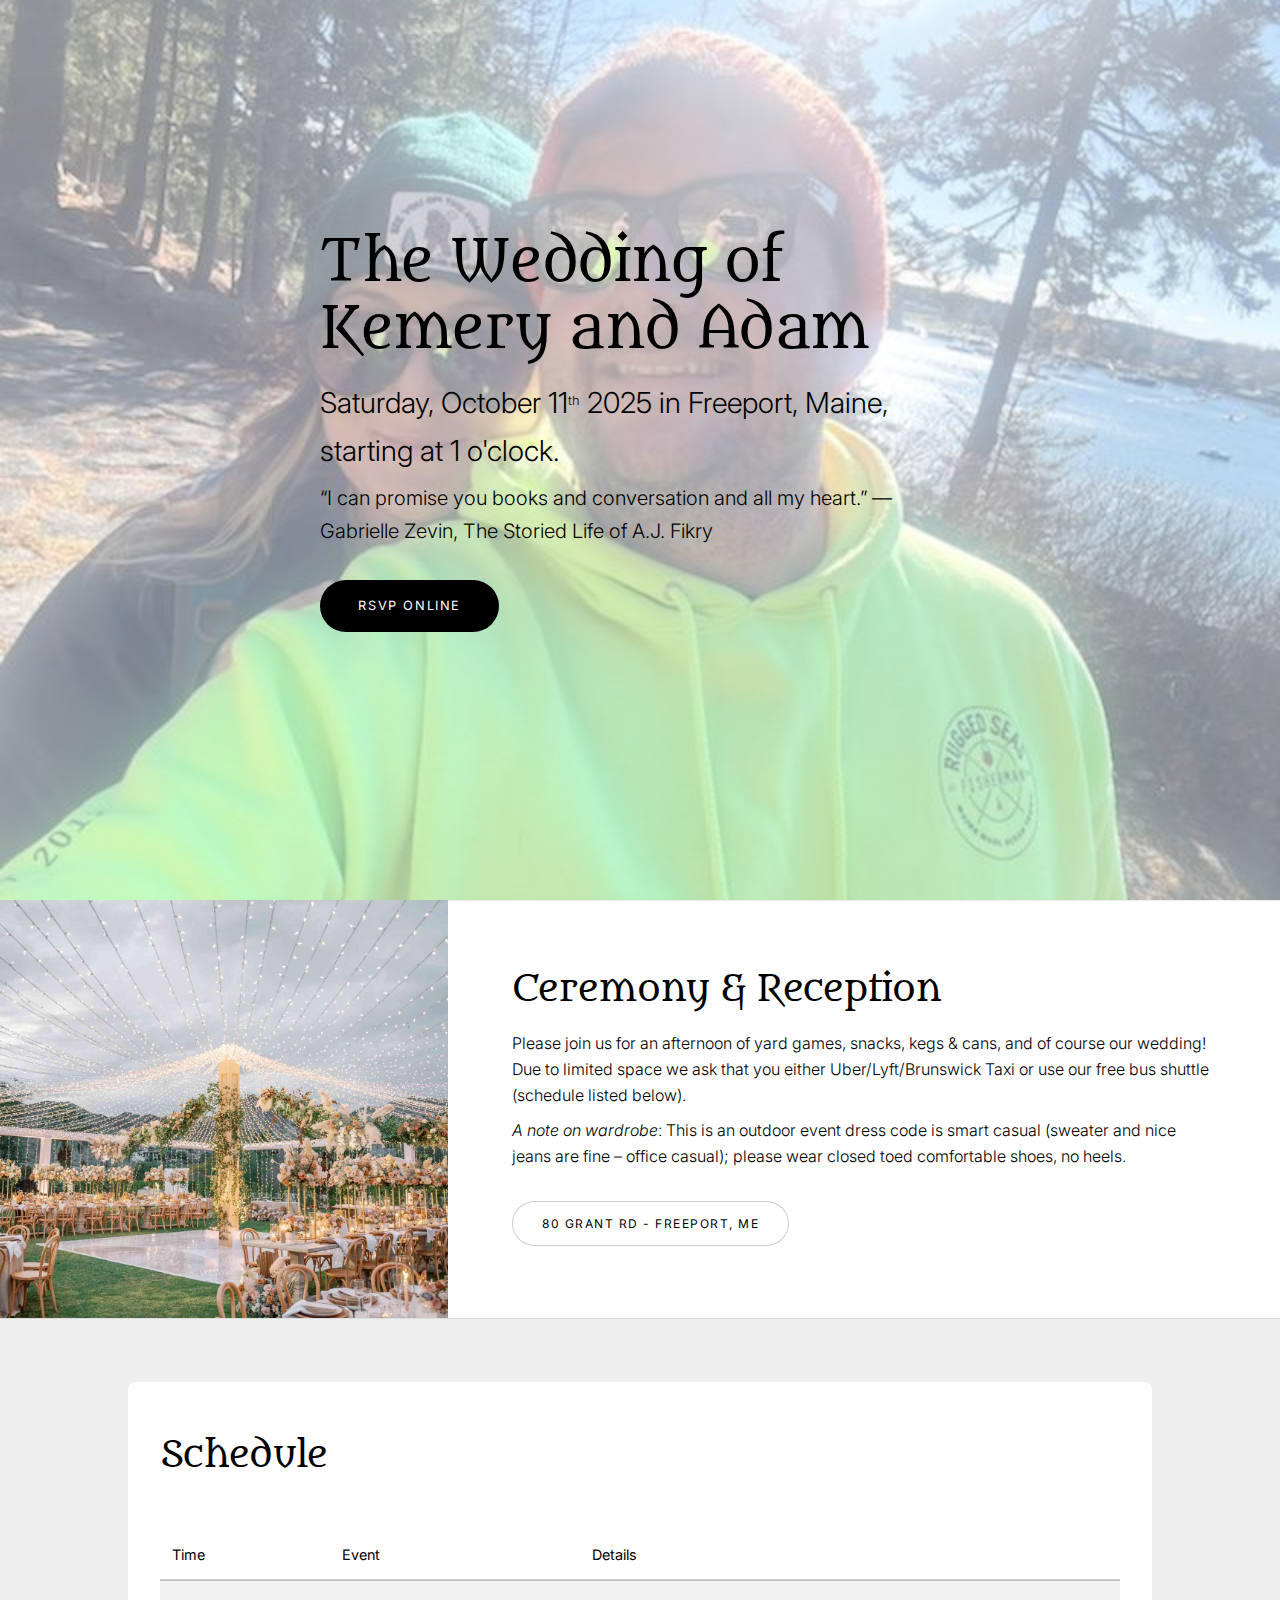
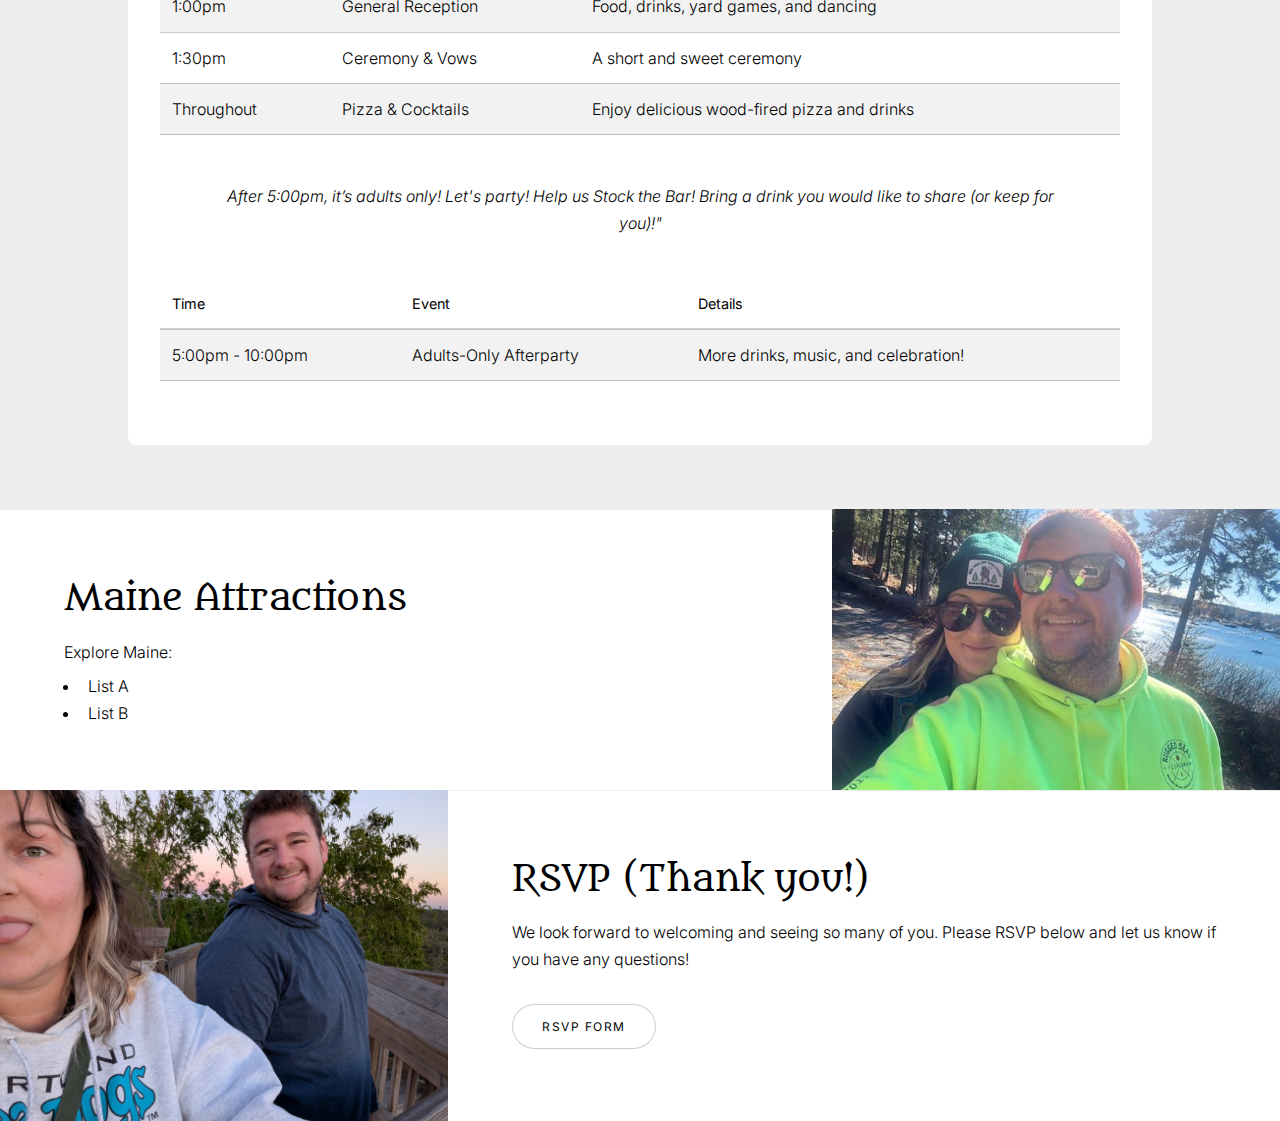
<file: docs/index.html>
<!DOCTYPE HTML>

<html>
	
	<head>
	<meta name="generator" content="Hugo 0.143.1">
	<title>Kemery and Adam&#39;s Wedding!</title>
	<meta charset="utf-8" />
	<meta name="viewport" content="width=device-width, initial-scale=1, user-scalable=no" />
	<meta name="description" content="">
	<meta name="author" content="">

	
	<link rel="icon" href="data:image/svg+xml,<svg xmlns='http://www.w3.org/2000/svg' viewBox='0 0 100 100'><text y='.9em' font-size='90'>%f0%9f%a7%99%e2%80%8d%e2%99%82%ef%b8%8f</text></svg>"/>
	
	
	
	
	<link rel="stylesheet" href="./css/main.min.css">
	
	
	
	<noscript><link rel="stylesheet" href="./css/noscript.min.css" /></noscript>
	

	
	<link rel="stylesheet" href="./css/fontawesome-all.min.css">

</head>


	<body class="is-preload">

		
		<div id="wrapper" class="divided">
	
<section class="banner style5 orient-left content-align-left image-position-center fullscreen onload-image-fade-in onload-content-fade-right">
    <div class="content">
        <h1>The Wedding of Kemery and Adam</h1>
        <p class="major">Saturday, October 11<sup>th</sup> 2025 in Freeport, Maine, starting at 1 o'clock.
</p>
        <p class="minor">“I can promise you books and conversation and all my heart.” ― Gabrielle Zevin, The Storied Life of A.J. Fikry
</p>
        <ul class="actions stacked">
            <li><a href="#rsvp" class="button primary large wide smooth-scroll-middle">RSVP Online</a></li>
        </ul>
    </div>
    <div class="image">
        <img src="images/kemery_adam_header.jpg" alt="Flyer" />
    </div>
</section>
	
<section class="spotlight style1 orient-right content-align-left">
    <div class="content">
        <h2>Ceremony &amp; Reception</h2>
        <p><p>Please join us for an afternoon of yard games, snacks, kegs &amp; cans, and of course our wedding!
Due to limited space we ask that you either Uber/Lyft/Brunswick Taxi or use our free bus shuttle
(schedule listed below).</p>
<p><em>A note on wardrobe</em>: This is an outdoor event dress code is smart casual
(sweater and nice jeans are fine &ndash; office casual); please wear closed toed comfortable shoes,
no heels.</p>
</p>
        <ul class="actions stacked">
            <li><a href="https://maps.app.goo.gl/euuqYga95ubV3t64A"  target="_blank"  class="button">80 Grant Rd - Freeport, ME</a></li>
        </ul>
    </div>
    <div class="image">
        <img src="images/tent.jpg" alt="" />
    </div>
</section>
	<section class="wrapper style2 align-left">
    <div class="inner">
        <h2>Schedule</h2>
        <div class="index align-left">
            <section>
                <div class="content">
                    <div class="table-wrapper">
                        <table>
                            <thead>
                            <tr>
                                <th>Time</th>
                                <th>Event</th>
                                <th>Details</th>
                            </tr>
                            </thead>
                            <tbody>
                            <tr>
                                <td>1:00pm</td>
                                <td>General Reception</td>
                                <td>Food, drinks, yard games, and dancing</td>
                            </tr>
                            <tr>
                                <td>1:30pm</td>
                                <td>Ceremony & Vows</td>
                                <td>A short and sweet ceremony</td>
                            </tr>
                            <tr>
                                <td>Throughout</td>
                                <td>Pizza & Cocktails</td>
                                <td>Enjoy delicious wood-fired pizza and drinks</td>
                            </tr>
                            </tbody>
                        </table>

                        <p style="font-style: italic; padding: 3rem; text-align: center">After 5:00pm, it’s adults only! Let's party! Help us Stock the Bar! Bring a drink you would like to share (or keep for you)!"</p>

                        <table>
                            <thead>
                            <tr>
                                <th>Time</th>
                                <th>Event</th>
                                <th>Details</th>
                            </tr>
                            </thead>
                            <tbody>
                            <tr>
                                <td>5:00pm - 10:00pm</td>
                                <td>Adults-Only Afterparty</td>
                                <td>More drinks, music, and celebration!</td>
                            </tr>
                            </tbody>
                        </table>
                    </div>
                </div>
            </section>
        </div>
    </div>
</section>

	
<section class="spotlight style1 orient-left content-align-left">
    <div class="content">
        <h2>Maine Attractions</h2>
        <p><p>Explore Maine:</p>
<ul>
<li>List A</li>
<li>List B</li>
</ul></p>
        
    </div>
    <div class="image">
        <img src="images/kemery_adam_header.jpg" alt="" />
    </div>
</section>
	
<section class="spotlight style1 orient-right content-align-left" id="rsvp">
    <div class="content">
        <h2>RSVP (Thank you!)</h2>
        <p>We look forward to welcoming and seeing so many of you. Please RSVP below and let us know if you have any questions!</p>
        <ul class="actions stacked">
            <li><a href=""  target="_blank"  class="button">RSVP Form</a></li>
        </ul>
    </div>
    <div class="image">
        <img src="images/kemery_adam_footer.jpg" alt="" />
    </div>
</section>

		
		</div>
		
		
		












<script src='./js/bundle.min.js'></script>



	</body>
</html>
</file>
<file: docs/css/main.min.css>
@import "fontawesome-all.min.css";@import "https://fonts.googleapis.com/css2?family=Inter:ital,opsz,wght@0,14..32,100..900;1,14..32,100..900&family=Metamorphous&display=swap";html,body,div,span,applet,object,iframe,h1,h2,h3,h4,h5,h6,p,blockquote,pre,a,abbr,acronym,address,big,cite,code,del,dfn,em,img,ins,kbd,q,s,samp,small,strike,strong,sub,sup,tt,var,b,u,i,center,dl,dt,dd,ol,ul,li,fieldset,form,label,legend,table,caption,tbody,tfoot,thead,tr,th,td,article,aside,canvas,details,embed,figure,figcaption,footer,header,hgroup,menu,nav,output,ruby,section,summary,time,mark,audio,video{margin:0;padding:0;border:0;font-size:100%;font:inherit;vertical-align:baseline}article,aside,details,figcaption,figure,footer,header,hgroup,menu,nav,section{display:block}body{line-height:1}ol,ul{list-style:none}blockquote,q{quotes:none}blockquote:before,blockquote:after,q:before,q:after{content:'';content:none}table{border-collapse:collapse;border-spacing:0}body{-webkit-text-size-adjust:none}mark{background-color:transparent;color:inherit}input::-moz-focus-inner{border:0;padding:0}input,select,textarea{-moz-appearance:none;-webkit-appearance:none;-ms-appearance:none;appearance:none}@-ms-viewport{width: device-width; }body{-ms-overflow-style:scrollbar}@media screen and (max-width:480px){html,body{min-width:320px}}html{box-sizing:border-box}*,*:before,*:after{box-sizing:inherit}body{background:#fff}body.is-preload *,body.is-preload *:before,body.is-preload *:after{-moz-animation:none!important;-webkit-animation:none!important;-ms-animation:none!important;animation:none!important;-moz-transition:none!important;-webkit-transition:none!important;-ms-transition:none!important;transition:none!important}html{font-size:18pt}@media screen and (max-width:1680px){html{font-size:14pt}}@media screen and (max-width:1280px){html{font-size:12pt}}@media screen and (max-width:736px){html{font-size:11pt}}@media screen and (max-width:360px){html{font-size:10pt}}body{background-color:#fff;color:#000}body,input,select,textarea{font-family:metamorphous,Helvetica,serif;font-size:1rem;font-weight:300;line-height:1.65}a{-moz-transition:color .2s ease-in-out;-webkit-transition:color .2s ease-in-out;-ms-transition:color .2s ease-in-out;transition:color .2s ease-in-out;text-decoration:underline}a:hover{text-decoration:none}strong,b{font-weight:400}em,i{font-style:italic}p{font-family:inter,Arial,sans-serif;margin:0 0 2rem}p.major{font-size:1.8rem}p.minor{font-size:1.25rem}table{font-family:inter,Arial,sans-serif;width:100%;border-collapse:collapse}ul{font-family:inter,Arial,sans-serif}h1,h2,h3,h4,h5,h6{font-weight:300;line-height:1.375;letter-spacing:-.025em;margin:0 0 1rem}h1 a,h2 a,h3 a,h4 a,h5 a,h6 a{color:inherit;text-decoration:none}h1{font-size:3.5rem;line-height:1.2}h2{font-size:2.25rem}h3{font-size:1.5rem}h4{font-size:1.1rem}h5{font-size:.9rem}h6{font-size:.7rem}sub{font-size:.8rem;position:relative;top:.5rem}sup{font-size:.8rem;position:relative;top:-.5rem}blockquote{border-left:solid 4px;font-style:italic;margin:0 0 2rem;padding:.5rem 0 .5rem 2rem}code{border-radius:4px;font-family:courier new,monospace;font-size:.9em;margin:0 .25rem;padding:.25rem .325rem}pre{-webkit-overflow-scrolling:touch;font-family:courier new,monospace;font-size:.9em;margin:0 0 2rem}pre code{display:block;line-height:1.5;padding:.75rem 1rem;overflow-x:auto}hr{border:0;border-bottom:solid 1px;margin:2.5rem 0}hr.major{margin:3.5rem 0}.align-left{text-align:left}.align-center{text-align:center}.align-right{text-align:right}.footerspacer{padding-left:15px;padding-right:15px}@media screen and (max-width:736px){p.major{font-size:1.8rem}p.minor{font-size:1.25rem}h1{font-size:2.5rem}h2{font-size:2rem}h3{font-size:1.25rem}h4{font-size:1rem}}input,select,textarea{color:#000}a{color:#000}a:hover{color:#837164}strong,b{color:#000}h1,h2,h3,h4,h5,h6{color:#000}blockquote{border-left-color:rgba(0,0,0,.2)}code{background:rgba(0,0,0,5%);border-color:rgba(0,0,0,.2)}hr{border-bottom-color:rgba(0,0,0,.2)}.row{display:flex;flex-wrap:wrap;box-sizing:border-box;align-items:stretch}.row>*{box-sizing:border-box}.row.gtr-uniform>*>:last-child{margin-bottom:0}.row.aln-left{justify-content:flex-start}.row.aln-center{justify-content:center}.row.aln-right{justify-content:flex-end}.row.aln-top{align-items:flex-start}.row.aln-middle{align-items:center}.row.aln-bottom{align-items:flex-end}.row>.imp{order:-1}.row>.col-1{width:8.33333333%}.row>.off-1{margin-left:8.33333333%}.row>.col-2{width:16.66666667%}.row>.off-2{margin-left:16.66666667%}.row>.col-3{width:25%}.row>.off-3{margin-left:25%}.row>.col-4{width:33.33333333%}.row>.off-4{margin-left:33.33333333%}.row>.col-5{width:41.66666667%}.row>.off-5{margin-left:41.66666667%}.row>.col-6{width:50%}.row>.off-6{margin-left:50%}.row>.col-7{width:58.33333333%}.row>.off-7{margin-left:58.33333333%}.row>.col-8{width:66.66666667%}.row>.off-8{margin-left:66.66666667%}.row>.col-9{width:75%}.row>.off-9{margin-left:75%}.row>.col-10{width:83.33333333%}.row>.off-10{margin-left:83.33333333%}.row>.col-11{width:91.66666667%}.row>.off-11{margin-left:91.66666667%}.row>.col-12{width:100%}.row>.off-12{margin-left:100%}.row.gtr-0{margin-top:0;margin-left:0}.row.gtr-0>*{padding:0 0 0 0}.row.gtr-0.gtr-uniform{margin-top:0}.row.gtr-0.gtr-uniform>*{padding-top:0}.row.gtr-25{margin-top:0;margin-left:-.5rem}.row.gtr-25>*{padding:0 0 0 .5rem}.row.gtr-25.gtr-uniform{margin-top:-.5rem}.row.gtr-25.gtr-uniform>*{padding-top:.5rem}.row.gtr-50{margin-top:0;margin-left:-1rem}.row.gtr-50>*{padding:0 0 0 1rem}.row.gtr-50.gtr-uniform{margin-top:-1rem}.row.gtr-50.gtr-uniform>*{padding-top:1rem}.row{margin-top:0;margin-left:-2rem}.row>*{padding:0 0 0 2rem}.row.gtr-uniform{margin-top:-2rem}.row.gtr-uniform>*{padding-top:2rem}.row.gtr-150{margin-top:0;margin-left:-3rem}.row.gtr-150>*{padding:0 0 0 3rem}.row.gtr-150.gtr-uniform{margin-top:-3rem}.row.gtr-150.gtr-uniform>*{padding-top:3rem}.row.gtr-200{margin-top:0;margin-left:-4rem}.row.gtr-200>*{padding:0 0 0 4rem}.row.gtr-200.gtr-uniform{margin-top:-4rem}.row.gtr-200.gtr-uniform>*{padding-top:4rem}@media screen and (max-width:1680px){.row{display:flex;flex-wrap:wrap;box-sizing:border-box;align-items:stretch}.row>*{box-sizing:border-box}.row.gtr-uniform>*>:last-child{margin-bottom:0}.row.aln-left{justify-content:flex-start}.row.aln-center{justify-content:center}.row.aln-right{justify-content:flex-end}.row.aln-top{align-items:flex-start}.row.aln-middle{align-items:center}.row.aln-bottom{align-items:flex-end}.row>.imp-xlarge{order:-1}.row>.col-1-xlarge{width:8.33333333%}.row>.off-1-xlarge{margin-left:8.33333333%}.row>.col-2-xlarge{width:16.66666667%}.row>.off-2-xlarge{margin-left:16.66666667%}.row>.col-3-xlarge{width:25%}.row>.off-3-xlarge{margin-left:25%}.row>.col-4-xlarge{width:33.33333333%}.row>.off-4-xlarge{margin-left:33.33333333%}.row>.col-5-xlarge{width:41.66666667%}.row>.off-5-xlarge{margin-left:41.66666667%}.row>.col-6-xlarge{width:50%}.row>.off-6-xlarge{margin-left:50%}.row>.col-7-xlarge{width:58.33333333%}.row>.off-7-xlarge{margin-left:58.33333333%}.row>.col-8-xlarge{width:66.66666667%}.row>.off-8-xlarge{margin-left:66.66666667%}.row>.col-9-xlarge{width:75%}.row>.off-9-xlarge{margin-left:75%}.row>.col-10-xlarge{width:83.33333333%}.row>.off-10-xlarge{margin-left:83.33333333%}.row>.col-11-xlarge{width:91.66666667%}.row>.off-11-xlarge{margin-left:91.66666667%}.row>.col-12-xlarge{width:100%}.row>.off-12-xlarge{margin-left:100%}.row.gtr-0{margin-top:0;margin-left:0}.row.gtr-0>*{padding:0 0 0 0}.row.gtr-0.gtr-uniform{margin-top:0}.row.gtr-0.gtr-uniform>*{padding-top:0}.row.gtr-25{margin-top:0;margin-left:-.5rem}.row.gtr-25>*{padding:0 0 0 .5rem}.row.gtr-25.gtr-uniform{margin-top:-.5rem}.row.gtr-25.gtr-uniform>*{padding-top:.5rem}.row.gtr-50{margin-top:0;margin-left:-1rem}.row.gtr-50>*{padding:0 0 0 1rem}.row.gtr-50.gtr-uniform{margin-top:-1rem}.row.gtr-50.gtr-uniform>*{padding-top:1rem}.row{margin-top:0;margin-left:-2rem}.row>*{padding:0 0 0 2rem}.row.gtr-uniform{margin-top:-2rem}.row.gtr-uniform>*{padding-top:2rem}.row.gtr-150{margin-top:0;margin-left:-3rem}.row.gtr-150>*{padding:0 0 0 3rem}.row.gtr-150.gtr-uniform{margin-top:-3rem}.row.gtr-150.gtr-uniform>*{padding-top:3rem}.row.gtr-200{margin-top:0;margin-left:-4rem}.row.gtr-200>*{padding:0 0 0 4rem}.row.gtr-200.gtr-uniform{margin-top:-4rem}.row.gtr-200.gtr-uniform>*{padding-top:4rem}}@media screen and (max-width:1280px){.row{display:flex;flex-wrap:wrap;box-sizing:border-box;align-items:stretch}.row>*{box-sizing:border-box}.row.gtr-uniform>*>:last-child{margin-bottom:0}.row.aln-left{justify-content:flex-start}.row.aln-center{justify-content:center}.row.aln-right{justify-content:flex-end}.row.aln-top{align-items:flex-start}.row.aln-middle{align-items:center}.row.aln-bottom{align-items:flex-end}.row>.imp-large{order:-1}.row>.col-1-large{width:8.33333333%}.row>.off-1-large{margin-left:8.33333333%}.row>.col-2-large{width:16.66666667%}.row>.off-2-large{margin-left:16.66666667%}.row>.col-3-large{width:25%}.row>.off-3-large{margin-left:25%}.row>.col-4-large{width:33.33333333%}.row>.off-4-large{margin-left:33.33333333%}.row>.col-5-large{width:41.66666667%}.row>.off-5-large{margin-left:41.66666667%}.row>.col-6-large{width:50%}.row>.off-6-large{margin-left:50%}.row>.col-7-large{width:58.33333333%}.row>.off-7-large{margin-left:58.33333333%}.row>.col-8-large{width:66.66666667%}.row>.off-8-large{margin-left:66.66666667%}.row>.col-9-large{width:75%}.row>.off-9-large{margin-left:75%}.row>.col-10-large{width:83.33333333%}.row>.off-10-large{margin-left:83.33333333%}.row>.col-11-large{width:91.66666667%}.row>.off-11-large{margin-left:91.66666667%}.row>.col-12-large{width:100%}.row>.off-12-large{margin-left:100%}.row.gtr-0{margin-top:0;margin-left:0}.row.gtr-0>*{padding:0 0 0 0}.row.gtr-0.gtr-uniform{margin-top:0}.row.gtr-0.gtr-uniform>*{padding-top:0}.row.gtr-25{margin-top:0;margin-left:-.5rem}.row.gtr-25>*{padding:0 0 0 .5rem}.row.gtr-25.gtr-uniform{margin-top:-.5rem}.row.gtr-25.gtr-uniform>*{padding-top:.5rem}.row.gtr-50{margin-top:0;margin-left:-1rem}.row.gtr-50>*{padding:0 0 0 1rem}.row.gtr-50.gtr-uniform{margin-top:-1rem}.row.gtr-50.gtr-uniform>*{padding-top:1rem}.row{margin-top:0;margin-left:-2rem}.row>*{padding:0 0 0 2rem}.row.gtr-uniform{margin-top:-2rem}.row.gtr-uniform>*{padding-top:2rem}.row.gtr-150{margin-top:0;margin-left:-3rem}.row.gtr-150>*{padding:0 0 0 3rem}.row.gtr-150.gtr-uniform{margin-top:-3rem}.row.gtr-150.gtr-uniform>*{padding-top:3rem}.row.gtr-200{margin-top:0;margin-left:-4rem}.row.gtr-200>*{padding:0 0 0 4rem}.row.gtr-200.gtr-uniform{margin-top:-4rem}.row.gtr-200.gtr-uniform>*{padding-top:4rem}}@media screen and (max-width:980px){.row{display:flex;flex-wrap:wrap;box-sizing:border-box;align-items:stretch}.row>*{box-sizing:border-box}.row.gtr-uniform>*>:last-child{margin-bottom:0}.row.aln-left{justify-content:flex-start}.row.aln-center{justify-content:center}.row.aln-right{justify-content:flex-end}.row.aln-top{align-items:flex-start}.row.aln-middle{align-items:center}.row.aln-bottom{align-items:flex-end}.row>.imp-medium{order:-1}.row>.col-1-medium{width:8.33333333%}.row>.off-1-medium{margin-left:8.33333333%}.row>.col-2-medium{width:16.66666667%}.row>.off-2-medium{margin-left:16.66666667%}.row>.col-3-medium{width:25%}.row>.off-3-medium{margin-left:25%}.row>.col-4-medium{width:33.33333333%}.row>.off-4-medium{margin-left:33.33333333%}.row>.col-5-medium{width:41.66666667%}.row>.off-5-medium{margin-left:41.66666667%}.row>.col-6-medium{width:50%}.row>.off-6-medium{margin-left:50%}.row>.col-7-medium{width:58.33333333%}.row>.off-7-medium{margin-left:58.33333333%}.row>.col-8-medium{width:66.66666667%}.row>.off-8-medium{margin-left:66.66666667%}.row>.col-9-medium{width:75%}.row>.off-9-medium{margin-left:75%}.row>.col-10-medium{width:83.33333333%}.row>.off-10-medium{margin-left:83.33333333%}.row>.col-11-medium{width:91.66666667%}.row>.off-11-medium{margin-left:91.66666667%}.row>.col-12-medium{width:100%}.row>.off-12-medium{margin-left:100%}.row.gtr-0{margin-top:0;margin-left:0}.row.gtr-0>*{padding:0 0 0 0}.row.gtr-0.gtr-uniform{margin-top:0}.row.gtr-0.gtr-uniform>*{padding-top:0}.row.gtr-25{margin-top:0;margin-left:-.5rem}.row.gtr-25>*{padding:0 0 0 .5rem}.row.gtr-25.gtr-uniform{margin-top:-.5rem}.row.gtr-25.gtr-uniform>*{padding-top:.5rem}.row.gtr-50{margin-top:0;margin-left:-1rem}.row.gtr-50>*{padding:0 0 0 1rem}.row.gtr-50.gtr-uniform{margin-top:-1rem}.row.gtr-50.gtr-uniform>*{padding-top:1rem}.row{margin-top:0;margin-left:-2rem}.row>*{padding:0 0 0 2rem}.row.gtr-uniform{margin-top:-2rem}.row.gtr-uniform>*{padding-top:2rem}.row.gtr-150{margin-top:0;margin-left:-3rem}.row.gtr-150>*{padding:0 0 0 3rem}.row.gtr-150.gtr-uniform{margin-top:-3rem}.row.gtr-150.gtr-uniform>*{padding-top:3rem}.row.gtr-200{margin-top:0;margin-left:-4rem}.row.gtr-200>*{padding:0 0 0 4rem}.row.gtr-200.gtr-uniform{margin-top:-4rem}.row.gtr-200.gtr-uniform>*{padding-top:4rem}}@media screen and (max-width:736px){.row{display:flex;flex-wrap:wrap;box-sizing:border-box;align-items:stretch}.row>*{box-sizing:border-box}.row.gtr-uniform>*>:last-child{margin-bottom:0}.row.aln-left{justify-content:flex-start}.row.aln-center{justify-content:center}.row.aln-right{justify-content:flex-end}.row.aln-top{align-items:flex-start}.row.aln-middle{align-items:center}.row.aln-bottom{align-items:flex-end}.row>.imp-small{order:-1}.row>.col-1-small{width:8.33333333%}.row>.off-1-small{margin-left:8.33333333%}.row>.col-2-small{width:16.66666667%}.row>.off-2-small{margin-left:16.66666667%}.row>.col-3-small{width:25%}.row>.off-3-small{margin-left:25%}.row>.col-4-small{width:33.33333333%}.row>.off-4-small{margin-left:33.33333333%}.row>.col-5-small{width:41.66666667%}.row>.off-5-small{margin-left:41.66666667%}.row>.col-6-small{width:50%}.row>.off-6-small{margin-left:50%}.row>.col-7-small{width:58.33333333%}.row>.off-7-small{margin-left:58.33333333%}.row>.col-8-small{width:66.66666667%}.row>.off-8-small{margin-left:66.66666667%}.row>.col-9-small{width:75%}.row>.off-9-small{margin-left:75%}.row>.col-10-small{width:83.33333333%}.row>.off-10-small{margin-left:83.33333333%}.row>.col-11-small{width:91.66666667%}.row>.off-11-small{margin-left:91.66666667%}.row>.col-12-small{width:100%}.row>.off-12-small{margin-left:100%}.row.gtr-0{margin-top:0;margin-left:0}.row.gtr-0>*{padding:0 0 0 0}.row.gtr-0.gtr-uniform{margin-top:0}.row.gtr-0.gtr-uniform>*{padding-top:0}.row.gtr-25{margin-top:0;margin-left:-.5rem}.row.gtr-25>*{padding:0 0 0 .5rem}.row.gtr-25.gtr-uniform{margin-top:-.5rem}.row.gtr-25.gtr-uniform>*{padding-top:.5rem}.row.gtr-50{margin-top:0;margin-left:-1rem}.row.gtr-50>*{padding:0 0 0 1rem}.row.gtr-50.gtr-uniform{margin-top:-1rem}.row.gtr-50.gtr-uniform>*{padding-top:1rem}.row{margin-top:0;margin-left:-2rem}.row>*{padding:0 0 0 2rem}.row.gtr-uniform{margin-top:-2rem}.row.gtr-uniform>*{padding-top:2rem}.row.gtr-150{margin-top:0;margin-left:-3rem}.row.gtr-150>*{padding:0 0 0 3rem}.row.gtr-150.gtr-uniform{margin-top:-3rem}.row.gtr-150.gtr-uniform>*{padding-top:3rem}.row.gtr-200{margin-top:0;margin-left:-4rem}.row.gtr-200>*{padding:0 0 0 4rem}.row.gtr-200.gtr-uniform{margin-top:-4rem}.row.gtr-200.gtr-uniform>*{padding-top:4rem}}@media screen and (max-width:480px){.row{display:flex;flex-wrap:wrap;box-sizing:border-box;align-items:stretch}.row>*{box-sizing:border-box}.row.gtr-uniform>*>:last-child{margin-bottom:0}.row.aln-left{justify-content:flex-start}.row.aln-center{justify-content:center}.row.aln-right{justify-content:flex-end}.row.aln-top{align-items:flex-start}.row.aln-middle{align-items:center}.row.aln-bottom{align-items:flex-end}.row>.imp-xsmall{order:-1}.row>.col-1-xsmall{width:8.33333333%}.row>.off-1-xsmall{margin-left:8.33333333%}.row>.col-2-xsmall{width:16.66666667%}.row>.off-2-xsmall{margin-left:16.66666667%}.row>.col-3-xsmall{width:25%}.row>.off-3-xsmall{margin-left:25%}.row>.col-4-xsmall{width:33.33333333%}.row>.off-4-xsmall{margin-left:33.33333333%}.row>.col-5-xsmall{width:41.66666667%}.row>.off-5-xsmall{margin-left:41.66666667%}.row>.col-6-xsmall{width:50%}.row>.off-6-xsmall{margin-left:50%}.row>.col-7-xsmall{width:58.33333333%}.row>.off-7-xsmall{margin-left:58.33333333%}.row>.col-8-xsmall{width:66.66666667%}.row>.off-8-xsmall{margin-left:66.66666667%}.row>.col-9-xsmall{width:75%}.row>.off-9-xsmall{margin-left:75%}.row>.col-10-xsmall{width:83.33333333%}.row>.off-10-xsmall{margin-left:83.33333333%}.row>.col-11-xsmall{width:91.66666667%}.row>.off-11-xsmall{margin-left:91.66666667%}.row>.col-12-xsmall{width:100%}.row>.off-12-xsmall{margin-left:100%}.row.gtr-0{margin-top:0;margin-left:0}.row.gtr-0>*{padding:0 0 0 0}.row.gtr-0.gtr-uniform{margin-top:0}.row.gtr-0.gtr-uniform>*{padding-top:0}.row.gtr-25{margin-top:0;margin-left:-.5rem}.row.gtr-25>*{padding:0 0 0 .5rem}.row.gtr-25.gtr-uniform{margin-top:-.5rem}.row.gtr-25.gtr-uniform>*{padding-top:.5rem}.row.gtr-50{margin-top:0;margin-left:-1rem}.row.gtr-50>*{padding:0 0 0 1rem}.row.gtr-50.gtr-uniform{margin-top:-1rem}.row.gtr-50.gtr-uniform>*{padding-top:1rem}.row{margin-top:0;margin-left:-2rem}.row>*{padding:0 0 0 2rem}.row.gtr-uniform{margin-top:-2rem}.row.gtr-uniform>*{padding-top:2rem}.row.gtr-150{margin-top:0;margin-left:-3rem}.row.gtr-150>*{padding:0 0 0 3rem}.row.gtr-150.gtr-uniform{margin-top:-3rem}.row.gtr-150.gtr-uniform>*{padding-top:3rem}.row.gtr-200{margin-top:0;margin-left:-4rem}.row.gtr-200>*{padding:0 0 0 4rem}.row.gtr-200.gtr-uniform{margin-top:-4rem}.row.gtr-200.gtr-uniform>*{padding-top:4rem}}@media screen and (max-width:360px){.row{display:flex;flex-wrap:wrap;box-sizing:border-box;align-items:stretch}.row>*{box-sizing:border-box}.row.gtr-uniform>*>:last-child{margin-bottom:0}.row.aln-left{justify-content:flex-start}.row.aln-center{justify-content:center}.row.aln-right{justify-content:flex-end}.row.aln-top{align-items:flex-start}.row.aln-middle{align-items:center}.row.aln-bottom{align-items:flex-end}.row>.imp-xxsmall{order:-1}.row>.col-1-xxsmall{width:8.33333333%}.row>.off-1-xxsmall{margin-left:8.33333333%}.row>.col-2-xxsmall{width:16.66666667%}.row>.off-2-xxsmall{margin-left:16.66666667%}.row>.col-3-xxsmall{width:25%}.row>.off-3-xxsmall{margin-left:25%}.row>.col-4-xxsmall{width:33.33333333%}.row>.off-4-xxsmall{margin-left:33.33333333%}.row>.col-5-xxsmall{width:41.66666667%}.row>.off-5-xxsmall{margin-left:41.66666667%}.row>.col-6-xxsmall{width:50%}.row>.off-6-xxsmall{margin-left:50%}.row>.col-7-xxsmall{width:58.33333333%}.row>.off-7-xxsmall{margin-left:58.33333333%}.row>.col-8-xxsmall{width:66.66666667%}.row>.off-8-xxsmall{margin-left:66.66666667%}.row>.col-9-xxsmall{width:75%}.row>.off-9-xxsmall{margin-left:75%}.row>.col-10-xxsmall{width:83.33333333%}.row>.off-10-xxsmall{margin-left:83.33333333%}.row>.col-11-xxsmall{width:91.66666667%}.row>.off-11-xxsmall{margin-left:91.66666667%}.row>.col-12-xxsmall{width:100%}.row>.off-12-xxsmall{margin-left:100%}.row.gtr-0{margin-top:0;margin-left:0}.row.gtr-0>*{padding:0 0 0 0}.row.gtr-0.gtr-uniform{margin-top:0}.row.gtr-0.gtr-uniform>*{padding-top:0}.row.gtr-25{margin-top:0;margin-left:-.5rem}.row.gtr-25>*{padding:0 0 0 .5rem}.row.gtr-25.gtr-uniform{margin-top:-.5rem}.row.gtr-25.gtr-uniform>*{padding-top:.5rem}.row.gtr-50{margin-top:0;margin-left:-1rem}.row.gtr-50>*{padding:0 0 0 1rem}.row.gtr-50.gtr-uniform{margin-top:-1rem}.row.gtr-50.gtr-uniform>*{padding-top:1rem}.row{margin-top:0;margin-left:-2rem}.row>*{padding:0 0 0 2rem}.row.gtr-uniform{margin-top:-2rem}.row.gtr-uniform>*{padding-top:2rem}.row.gtr-150{margin-top:0;margin-left:-3rem}.row.gtr-150>*{padding:0 0 0 3rem}.row.gtr-150.gtr-uniform{margin-top:-3rem}.row.gtr-150.gtr-uniform>*{padding-top:3rem}.row.gtr-200{margin-top:0;margin-left:-4rem}.row.gtr-200>*{padding:0 0 0 4rem}.row.gtr-200.gtr-uniform{margin-top:-4rem}.row.gtr-200.gtr-uniform>*{padding-top:4rem}}.box{border-radius:4px;border:solid 1px;margin-bottom:2rem;padding:1.5rem}.box>:last-child,.box>:last-child>:last-child,.box>:last-child>:last-child>:last-child{margin-bottom:0}.box.alt{border:0;border-radius:0;padding:0}.box{border-color:rgba(0,0,0,.2)}input[type=submit],input[type=reset],input[type=button],button,.button{-moz-appearance:none;-webkit-appearance:none;-ms-appearance:none;appearance:none;-moz-transition:background-color .2s ease-in-out,box-shadow .2s ease-in-out,color .2s ease-in-out;-webkit-transition:background-color .2s ease-in-out,box-shadow .2s ease-in-out,color .2s ease-in-out;-ms-transition:background-color .2s ease-in-out,box-shadow .2s ease-in-out,color .2s ease-in-out;transition:background-color .2s ease-in-out,box-shadow .2s ease-in-out,color .2s ease-in-out;border:0;cursor:pointer;display:inline-block;font-weight:400;letter-spacing:.125em;text-align:center;text-decoration:none;text-transform:uppercase;white-space:nowrap;font-size:.75rem;max-width:20rem;height:3.75em;line-height:3.75em;border-radius:3.75em;padding:0 2.5em;text-overflow:ellipsis;overflow:hidden}input[type=submit].icon:before,input[type=reset].icon:before,input[type=button].icon:before,button.icon:before,.button.icon:before{margin-right:.5rem}input[type=submit].fit,input[type=reset].fit,input[type=button].fit,button.fit,.button.fit{width:100%}input[type=submit].small,input[type=reset].small,input[type=button].small,button.small,.button.small{font-size:.6rem;height:3.325em;line-height:3.325em;border-radius:3.325em;padding:0 2em}input[type=submit].large,input[type=reset].large,input[type=button].large,button.large,.button.large{font-size:.8rem;height:4em;line-height:4em;border-radius:4em;padding:0 3em}input[type=submit].wide,input[type=reset].wide,input[type=button].wide,button.wide,.button.wide{min-width:14em}input[type=submit].disabled,input[type=submit]:disabled,input[type=reset].disabled,input[type=reset]:disabled,input[type=button].disabled,input[type=button]:disabled,button.disabled,button:disabled,.button.disabled,.button:disabled{pointer-events:none;opacity:.25}input[type=submit],input[type=reset],input[type=button],button,.button{background-color:transparent;box-shadow:inset 0 0 0 1px rgba(0,0,0,.2);color:#000!important}input[type=submit]:hover,input[type=reset]:hover,input[type=button]:hover,button:hover,.button:hover{box-shadow:inset 0 0 0 1px #837164;color:#837164!important}input[type=submit]:active,input[type=reset]:active,input[type=button]:active,button:active,.button:active{background-color:rgba(131,113,100,.2);box-shadow:inset 0 0 0 1px #837164;color:#837164!important}input[type=submit].primary,input[type=reset].primary,input[type=button].primary,button.primary,.button.primary{background-color:#000;box-shadow:none;color:#fff!important}input[type=submit].primary:hover,input[type=reset].primary:hover,input[type=button].primary:hover,button.primary:hover,.button.primary:hover{background-color:#837164}input[type=submit].primary:active,input[type=reset].primary:active,input[type=button].primary:active,button.primary:active,.button.primary:active{background-color:#60534a}form{margin:0 0 2rem}form>:last-child{margin-bottom:0}form>.fields{display:-moz-flex;display:-webkit-flex;display:-ms-flex;display:flex;-moz-flex-wrap:wrap;-webkit-flex-wrap:wrap;-ms-flex-wrap:wrap;flex-wrap:wrap;width:calc(100% + 3rem);margin:-1.5rem 0 2rem -1.5rem}form>.fields>.field{-moz-flex-grow:0;-webkit-flex-grow:0;-ms-flex-grow:0;flex-grow:0;-moz-flex-shrink:0;-webkit-flex-shrink:0;-ms-flex-shrink:0;flex-shrink:0;padding:1.5rem 0 0 1.5rem;width:calc(100% - 1.5rem)}form>.fields>.field.half{width:calc(50% - .75rem)}form>.fields>.field.third{width:calc(100%/3 - .5rem)}form>.fields>.field.quarter{width:calc(25% - .375rem)}@media screen and (max-width:480px){form>.fields{width:calc(100% + 3rem);margin:-1.5rem 0 2rem -1.5rem}form>.fields>.field{padding:1.5rem 0 0 1.5rem;width:calc(100% - 1.5rem)}form>.fields>.field.half{width:calc(100% - 1.5rem)}form>.fields>.field.third{width:calc(100% - 1.5rem)}form>.fields>.field.quarter{width:calc(100% - 1.5rem)}}label{display:block;font-size:.9rem;font-weight:400;margin:0 0 1rem}input[type=text],input[type=password],input[type=email],input[type=tel],input[type=search],input[type=url],select,textarea{-moz-appearance:none;-webkit-appearance:none;-ms-appearance:none;appearance:none;background-color:transparent;border-radius:4px;border:none;border:solid 1px;color:inherit;display:block;outline:0;padding:0 .825rem;text-decoration:none;width:100%}input[type=text]:invalid,input[type=password]:invalid,input[type=email]:invalid,input[type=tel]:invalid,input[type=search]:invalid,input[type=url]:invalid,select:invalid,textarea:invalid{box-shadow:none}select{background-size:1.25rem;background-repeat:no-repeat;background-position:calc(100% - 1rem);height:2.75rem;padding-right:2.75rem;text-overflow:ellipsis}select:focus::-ms-value{background-color:transparent}select::-ms-expand{display:none}input[type=text],input[type=password],input[type=email],input[type=tel],input[type=search],input[type=url],select{height:2.75rem}textarea{padding:.75rem 1rem}input[type=checkbox],input[type=radio]{-moz-appearance:none;-webkit-appearance:none;-ms-appearance:none;appearance:none;display:block;float:left;margin-right:-2rem;opacity:0;width:1rem;z-index:-1}input[type=checkbox]+label,input[type=radio]+label{text-decoration:none;-moz-user-select:none;-webkit-user-select:none;-ms-user-select:none;user-select:none;cursor:pointer;display:inline-block;font-size:1rem;font-weight:300;padding-left:2.4rem;padding-right:.75rem;position:relative;margin-bottom:0}input[type=checkbox]+label:before,input[type=radio]+label:before{-moz-osx-font-smoothing:grayscale;-webkit-font-smoothing:antialiased;display:inline-block;font-style:normal;font-variant:normal;text-rendering:auto;line-height:1;text-transform:none!important;font-family:'font awesome 5 pro';font-weight:900}input[type=checkbox]+label:before,input[type=radio]+label:before{border-radius:4px;border:solid 1px;content:'';display:inline-block;font-size:.8rem;height:1.65rem;left:0;line-height:1.65rem;position:absolute;text-align:center;top:0;width:1.65rem}input[type=checkbox]:checked+label:before,input[type=radio]:checked+label:before{content:'\f00c'}input[type=checkbox]+label:before{border-radius:4px}input[type=radio]+label:before{border-radius:100%}::-webkit-input-placeholder{opacity:1}:-moz-placeholder{opacity:1}::-moz-placeholder{opacity:1}:-ms-input-placeholder{opacity:1}label{color:#000}input[type=text],input[type=password],input[type=email],input[type=tel],input[type=search],input[type=url],select,textarea{border-color:rgba(0,0,0,.2)}input[type=text]:focus,input[type=password]:focus,input[type=email]:focus,input[type=tel]:focus,input[type=search]:focus,input[type=url]:focus,select:focus,textarea:focus{border-color:#837164;box-shadow:0 0 0 1px #837164}select{background-image:url("data:image/svg+xml;charset=utf8,%3Csvg%20xmlns=%22http://www.w3.org/2000/svg%22%20width=%2240%22%20height=%2240%22%20preserveAspectRatio=%22none%22%20viewBox=%220%200%2040%2040%22%3E%3Cpath%20d=%22M9.4%2012.3l10.4%2010.4%2010.4-10.4c.2-.2.5-.4.9-.4.3.0.6.1.9.4l3.3%203.3c.2.2.4.5.4.9s-.1.6-.4.9L20.7%2031.9c-.2.2-.5.4-.9.4-.3.0-.6-.1-.9-.4L4.3%2017.3c-.2-.2-.4-.5-.4-.9s.1-.6.4-.9l3.3-3.3c.2-.2.5-.4.9-.4S9.1%2012.1%209.4%2012.3z%22%20fill=%22rgba(0,%200,%200,%200.2)%22/%3E%3C/svg%3E")}select option{color:#000;background:#fff}input[type=checkbox]+label,input[type=radio]+label{color:#000}input[type=checkbox]+label:before,input[type=radio]+label:before{border-color:rgba(0,0,0,.2)}input[type=checkbox]:checked+label:before,input[type=radio]:checked+label:before{background-color:#000;border-color:#000;color:#fff}input[type=checkbox]:focus+label:before,input[type=radio]:focus+label:before{border-color:#837164;box-shadow:0 0 0 1px #837164}::-webkit-input-placeholder{color:rgba(0,0,0,.75)!important}:-moz-placeholder{color:rgba(0,0,0,.75)!important}::-moz-placeholder{color:rgba(0,0,0,.75)!important}:-ms-input-placeholder{color:rgba(0,0,0,.75)!important}.icon{text-decoration:none;border-bottom:none;position:relative;text-align:center}.icon:before{-moz-osx-font-smoothing:grayscale;-webkit-font-smoothing:antialiased;display:inline-block;font-style:normal;font-variant:normal;text-rendering:auto;line-height:1;text-transform:none!important;font-family:'font awesome 5 pro';font-weight:400}.icon>.label{display:none}.icon:before{line-height:inherit}.icon.solid:before{font-weight:900}.icon.brands:before{font-family:'font awesome 5 brands'}.icon.style2:before{border-radius:2.75em;display:inline-block;height:2.75em;line-height:2.75em;width:2.75em}.icon.major{display:block;margin:0 0 1rem}.icon.major:before{font-size:1.25rem}a.icon.style2:before{-moz-transition:background-color .2s ease-in-out,box-shadow .2s ease-in-out,color .2s ease-in-out;-webkit-transition:background-color .2s ease-in-out,box-shadow .2s ease-in-out,color .2s ease-in-out;-ms-transition:background-color .2s ease-in-out,box-shadow .2s ease-in-out,color .2s ease-in-out;transition:background-color .2s ease-in-out,box-shadow .2s ease-in-out,color .2s ease-in-out}.icon.style2:before{box-shadow:inset 0 0 0 1px rgba(0,0,0,.2)}a.icon.style2:hover:before{box-shadow:inset 0 0 0 1px #837164;color:#837164}a.icon.style2:active:before{background-color:rgba(131,113,100,.1);box-shadow:inset 0 0 0 1px #837164;color:#837164}.image{border:0;border-radius:4px;display:inline-block;position:relative}.image img{display:block;border-radius:4px}.image.left,.image.right{width:40%;max-width:10rem}.image.left img,.image.right img{width:100%}.image.left{float:left;margin:0 1.5rem 1rem 0;top:.25rem}.image.right{float:right;margin:0 0 1rem 1.5rem;top:.25rem}.image.fit{display:block;margin:0 0 2rem;width:100%}.image.fit img{width:100%}.image.main{display:block;margin:0 0 3rem;width:100%}.image.main img{width:100%}ol{list-style:decimal;margin:0 0 2rem;padding-left:1.25rem}ol li{padding-left:.25rem}ul{list-style:disc;margin:0 0 2rem;padding-left:1rem}ul li{padding-left:.5rem}ul.alt{list-style:none;padding-left:0}ul.alt li{border-top:solid 1px;padding:.5rem 0}ul.alt li:first-child{border-top:0;padding-top:0}dl{margin:0 0 2rem}dl dt{display:block;font-weight:400;margin:0 0 1rem}dl dd{margin-left:2rem}dl.style2 dt{width:25%;float:left}dl.style2 dd{width:70%;float:left}dl.style2:after{content:'';display:block;clear:both}ul.alt li{border-top-color:rgba(0,0,0,.2)}ul.actions{display:-moz-flex;display:-webkit-flex;display:-ms-flex;display:flex;cursor:default;list-style:none;margin-left:-1rem;padding-left:0}ul.actions li{padding:0 0 0 1rem;vertical-align:middle}ul.actions.special{-moz-justify-content:center;-webkit-justify-content:center;-ms-justify-content:center;justify-content:center;width:100%;margin-left:0}ul.actions.special li:first-child{padding-left:0}ul.actions.stacked{-moz-flex-direction:column;-webkit-flex-direction:column;-ms-flex-direction:column;flex-direction:column;margin-left:0}ul.actions.stacked li{padding:1.3rem 0 0}ul.actions.stacked li:first-child{padding-top:0}ul.actions.fit{width:calc(100% + 1rem)}ul.actions.fit li{-moz-flex-grow:1;-webkit-flex-grow:1;-ms-flex-grow:1;flex-grow:1;-moz-flex-shrink:1;-webkit-flex-shrink:1;-ms-flex-shrink:1;flex-shrink:1;width:100%}ul.actions.fit li>*{width:100%}ul.actions.fit.stacked{width:100%}@media screen and (max-width:480px){ul.actions:not(.fixed){-moz-flex-direction:column;-webkit-flex-direction:column;-ms-flex-direction:column;flex-direction:column;margin-left:0;width:100%!important}ul.actions:not(.fixed) li{-moz-flex-grow:1;-webkit-flex-grow:1;-ms-flex-grow:1;flex-grow:1;-moz-flex-shrink:1;-webkit-flex-shrink:1;-ms-flex-shrink:1;flex-shrink:1;padding:1rem 0 0;text-align:center;width:100%}ul.actions:not(.fixed) li>*{width:100%}ul.actions:not(.fixed) li:first-child{padding-top:0}ul.actions:not(.fixed) li input[type=submit],ul.actions:not(.fixed) li input[type=reset],ul.actions:not(.fixed) li input[type=button],ul.actions:not(.fixed) li button,ul.actions:not(.fixed) li .button{width:100%}ul.actions:not(.fixed) li input[type=submit].icon:before,ul.actions:not(.fixed) li input[type=reset].icon:before,ul.actions:not(.fixed) li input[type=button].icon:before,ul.actions:not(.fixed) li button.icon:before,ul.actions:not(.fixed) li .button.icon:before{margin-left:-.5rem}}ul.icons{cursor:default;list-style:none;padding-left:0}ul.icons li{display:inline-block;padding:0 .75rem 0 0}ul.icons li:last-child{padding-right:0}section.special,article.special{text-align:center}header p{position:relative;margin:-.65rem 0 1.5rem;font-style:italic}header h1+p{font-size:1.375rem}header h2+p{font-size:1.25rem}header h3+p{font-size:1.1rem}header h4+p,header h5+p,header h6+p{font-size:.9rem}header p{color:rgba(0,0,0,.75)}.table-wrapper{-webkit-overflow-scrolling:touch;margin:0 0 2rem;overflow-x:auto}.table-wrapper>table{margin-bottom:0}table{margin:0 0 2rem;width:100%}table tbody tr{border:solid 1px;border-left:0;border-right:0}table td{padding:.75rem}table th{font-size:.9rem;font-weight:400;padding:0 .75rem .75rem;text-align:left}table thead{border-bottom:solid 2px}table tfoot{border-top:solid 2px}table.alt{border-collapse:separate}table.alt tbody tr td{border:solid 1px;border-left-width:0;border-top-width:0}table.alt tbody tr td:first-child{border-left-width:1px}table.alt tbody tr:first-child td{border-top-width:1px}table.alt thead{border-bottom:0}table.alt tfoot{border-top:0}table.fixed{table-layout:fixed}table tbody tr{border-color:rgba(0,0,0,.2)}table tbody tr:nth-child(2n+1){background-color:rgba(0,0,0,5%)}table tbody tr.alt{background-color:rgba(0,0,0,5%)!important}table th{color:#000}table thead{border-bottom-color:rgba(0,0,0,.2)}table tfoot{border-top-color:rgba(0,0,0,.2)}table.alt tbody tr td{border-color:rgba(0,0,0,.2)}table.uniform tbody tr:nth-child(2n+1){background-color:transparent}.banner.onload-content-fade-up .content{-moz-transition:opacity .75s ease-in-out,-moz-transform .75s ease-in-out;-webkit-transition:opacity .75s ease-in-out,-webkit-transform .75s ease-in-out;-ms-transition:opacity .75s ease-in-out,-ms-transform .75s ease-in-out;transition:opacity .75s ease-in-out,transform .75s ease-in-out}body.is-preload .banner.onload-content-fade-up .content{-moz-transform:translateY(1rem);-webkit-transform:translateY(1rem);-ms-transform:translateY(1rem);transform:translateY(1rem);opacity:0}.banner.onload-content-fade-down .content{-moz-transition:opacity .75s ease-in-out,-moz-transform .75s ease-in-out;-webkit-transition:opacity .75s ease-in-out,-webkit-transform .75s ease-in-out;-ms-transition:opacity .75s ease-in-out,-ms-transform .75s ease-in-out;transition:opacity .75s ease-in-out,transform .75s ease-in-out}body.is-preload .banner.onload-content-fade-down .content{-moz-transform:translateY(-1rem);-webkit-transform:translateY(-1rem);-ms-transform:translateY(-1rem);transform:translateY(-1rem);opacity:0}.banner.onload-content-fade-left .content{-moz-transition:opacity .75s ease-in-out,-moz-transform .75s ease-in-out;-webkit-transition:opacity .75s ease-in-out,-webkit-transform .75s ease-in-out;-ms-transition:opacity .75s ease-in-out,-ms-transform .75s ease-in-out;transition:opacity .75s ease-in-out,transform .75s ease-in-out}body.is-preload .banner.onload-content-fade-left .content{-moz-transform:translateX(1rem);-webkit-transform:translateX(1rem);-ms-transform:translateX(1rem);transform:translateX(1rem);opacity:0}.banner.onload-content-fade-right .content{-moz-transition:opacity .75s ease-in-out,-moz-transform .75s ease-in-out;-webkit-transition:opacity .75s ease-in-out,-webkit-transform .75s ease-in-out;-ms-transition:opacity .75s ease-in-out,-ms-transform .75s ease-in-out;transition:opacity .75s ease-in-out,transform .75s ease-in-out}body.is-preload .banner.onload-content-fade-right .content{-moz-transform:translateX(-1rem);-webkit-transform:translateX(-1rem);-ms-transform:translateX(-1rem);transform:translateX(-1rem);opacity:0}.banner.onload-content-fade-in .content{-moz-transition:opacity .75s ease-in-out;-webkit-transition:opacity .75s ease-in-out;-ms-transition:opacity .75s ease-in-out;transition:opacity .75s ease-in-out}body.is-preload .banner.onload-content-fade-in .content{opacity:0}.banner.onload-image-fade-up .image{-moz-transition:opacity .75s ease-in-out,-moz-transform .75s ease-in-out;-webkit-transition:opacity .75s ease-in-out,-webkit-transform .75s ease-in-out;-ms-transition:opacity .75s ease-in-out,-ms-transform .75s ease-in-out;transition:opacity .75s ease-in-out,transform .75s ease-in-out}.banner.onload-image-fade-up .image img{-moz-transition:opacity .75s ease-in-out;-webkit-transition:opacity .75s ease-in-out;-ms-transition:opacity .75s ease-in-out;transition:opacity .75s ease-in-out;-moz-transition-delay:.5625s;-webkit-transition-delay:.5625s;-ms-transition-delay:.5625s;transition-delay:.5625s}body.is-preload .banner.onload-image-fade-up .image{-moz-transform:translateY(1rem);-webkit-transform:translateY(1rem);-ms-transform:translateY(1rem);transform:translateY(1rem);opacity:0}body.is-preload .banner.onload-image-fade-up .image img{opacity:0}.banner.onload-image-fade-down .image{-moz-transition:opacity .75s ease-in-out,-moz-transform .75s ease-in-out;-webkit-transition:opacity .75s ease-in-out,-webkit-transform .75s ease-in-out;-ms-transition:opacity .75s ease-in-out,-ms-transform .75s ease-in-out;transition:opacity .75s ease-in-out,transform .75s ease-in-out}.banner.onload-image-fade-down .image img{-moz-transition:opacity .75s ease-in-out;-webkit-transition:opacity .75s ease-in-out;-ms-transition:opacity .75s ease-in-out;transition:opacity .75s ease-in-out;-moz-transition-delay:.5625s;-webkit-transition-delay:.5625s;-ms-transition-delay:.5625s;transition-delay:.5625s}body.is-preload .banner.onload-image-fade-down .image{-moz-transform:translateY(-1rem);-webkit-transform:translateY(-1rem);-ms-transform:translateY(-1rem);transform:translateY(-1rem);opacity:0}body.is-preload .banner.onload-image-fade-down .image img{opacity:0}.banner.onload-image-fade-left .image{-moz-transition:opacity .75s ease-in-out,-moz-transform .75s ease-in-out;-webkit-transition:opacity .75s ease-in-out,-webkit-transform .75s ease-in-out;-ms-transition:opacity .75s ease-in-out,-ms-transform .75s ease-in-out;transition:opacity .75s ease-in-out,transform .75s ease-in-out}.banner.onload-image-fade-left .image img{-moz-transition:opacity .75s ease-in-out;-webkit-transition:opacity .75s ease-in-out;-ms-transition:opacity .75s ease-in-out;transition:opacity .75s ease-in-out;-moz-transition-delay:.5625s;-webkit-transition-delay:.5625s;-ms-transition-delay:.5625s;transition-delay:.5625s}body.is-preload .banner.onload-image-fade-left .image{-moz-transform:translateX(1rem);-webkit-transform:translateX(1rem);-ms-transform:translateX(1rem);transform:translateX(1rem);opacity:0}body.is-preload .banner.onload-image-fade-left .image img{opacity:0}.banner.onload-image-fade-right .image{-moz-transition:opacity .75s ease-in-out,-moz-transform .75s ease-in-out;-webkit-transition:opacity .75s ease-in-out,-webkit-transform .75s ease-in-out;-ms-transition:opacity .75s ease-in-out,-ms-transform .75s ease-in-out;transition:opacity .75s ease-in-out,transform .75s ease-in-out}.banner.onload-image-fade-right .image img{-moz-transition:opacity .75s ease-in-out;-webkit-transition:opacity .75s ease-in-out;-ms-transition:opacity .75s ease-in-out;transition:opacity .75s ease-in-out;-moz-transition-delay:.5625s;-webkit-transition-delay:.5625s;-ms-transition-delay:.5625s;transition-delay:.5625s}body.is-preload .banner.onload-image-fade-right .image{-moz-transform:translateX(-1rem);-webkit-transform:translateX(-1rem);-ms-transform:translateX(-1rem);transform:translateX(-1rem);opacity:0}body.is-preload .banner.onload-image-fade-right .image img{opacity:0}.banner.onload-image-fade-in .image img{-moz-transition:opacity .75s ease-in-out;-webkit-transition:opacity .75s ease-in-out;-ms-transition:opacity .75s ease-in-out;transition:opacity .75s ease-in-out}body.is-preload .banner.onload-image-fade-in .image img{opacity:0}.banner.onscroll-content-fade-up .content{-moz-transition:opacity .75s ease-in-out,-moz-transform .75s ease-in-out;-webkit-transition:opacity .75s ease-in-out,-webkit-transform .75s ease-in-out;-ms-transition:opacity .75s ease-in-out,-ms-transform .75s ease-in-out;transition:opacity .75s ease-in-out,transform .75s ease-in-out}.banner.onscroll-content-fade-up.is-inactive .content{-moz-transform:translateY(1rem);-webkit-transform:translateY(1rem);-ms-transform:translateY(1rem);transform:translateY(1rem);opacity:0}.banner.onscroll-content-fade-down .content{-moz-transition:opacity .75s ease-in-out,-moz-transform .75s ease-in-out;-webkit-transition:opacity .75s ease-in-out,-webkit-transform .75s ease-in-out;-ms-transition:opacity .75s ease-in-out,-ms-transform .75s ease-in-out;transition:opacity .75s ease-in-out,transform .75s ease-in-out}.banner.onscroll-content-fade-down.is-inactive .content{-moz-transform:translateY(-1rem);-webkit-transform:translateY(-1rem);-ms-transform:translateY(-1rem);transform:translateY(-1rem);opacity:0}.banner.onscroll-content-fade-left .content{-moz-transition:opacity .75s ease-in-out,-moz-transform .75s ease-in-out;-webkit-transition:opacity .75s ease-in-out,-webkit-transform .75s ease-in-out;-ms-transition:opacity .75s ease-in-out,-ms-transform .75s ease-in-out;transition:opacity .75s ease-in-out,transform .75s ease-in-out}.banner.onscroll-content-fade-left.is-inactive .content{-moz-transform:translateX(1rem);-webkit-transform:translateX(1rem);-ms-transform:translateX(1rem);transform:translateX(1rem);opacity:0}.banner.onscroll-content-fade-right .content{-moz-transition:opacity .75s ease-in-out,-moz-transform .75s ease-in-out;-webkit-transition:opacity .75s ease-in-out,-webkit-transform .75s ease-in-out;-ms-transition:opacity .75s ease-in-out,-ms-transform .75s ease-in-out;transition:opacity .75s ease-in-out,transform .75s ease-in-out}.banner.onscroll-content-fade-right.is-inactive .content{-moz-transform:translateX(-1rem);-webkit-transform:translateX(-1rem);-ms-transform:translateX(-1rem);transform:translateX(-1rem);opacity:0}.banner.onscroll-content-fade-in .content{-moz-transition:opacity .75s ease-in-out;-webkit-transition:opacity .75s ease-in-out;-ms-transition:opacity .75s ease-in-out;transition:opacity .75s ease-in-out}.banner.onscroll-content-fade-in.is-inactive .content{opacity:0}.banner.onscroll-image-fade-up .image{-moz-transition:opacity .75s ease-in-out,-moz-transform .75s ease-in-out;-webkit-transition:opacity .75s ease-in-out,-webkit-transform .75s ease-in-out;-ms-transition:opacity .75s ease-in-out,-ms-transform .75s ease-in-out;transition:opacity .75s ease-in-out,transform .75s ease-in-out}.banner.onscroll-image-fade-up .image img{-moz-transition:opacity .75s ease-in-out;-webkit-transition:opacity .75s ease-in-out;-ms-transition:opacity .75s ease-in-out;transition:opacity .75s ease-in-out;-moz-transition-delay:.5625s;-webkit-transition-delay:.5625s;-ms-transition-delay:.5625s;transition-delay:.5625s}.banner.onscroll-image-fade-up.is-inactive .image{-moz-transform:translateY(1rem);-webkit-transform:translateY(1rem);-ms-transform:translateY(1rem);transform:translateY(1rem);opacity:0}.banner.onscroll-image-fade-up.is-inactive .image img{opacity:0}.banner.onscroll-image-fade-down .image{-moz-transition:opacity .75s ease-in-out,-moz-transform .75s ease-in-out;-webkit-transition:opacity .75s ease-in-out,-webkit-transform .75s ease-in-out;-ms-transition:opacity .75s ease-in-out,-ms-transform .75s ease-in-out;transition:opacity .75s ease-in-out,transform .75s ease-in-out}.banner.onscroll-image-fade-down .image img{-moz-transition:opacity .75s ease-in-out;-webkit-transition:opacity .75s ease-in-out;-ms-transition:opacity .75s ease-in-out;transition:opacity .75s ease-in-out;-moz-transition-delay:.5625s;-webkit-transition-delay:.5625s;-ms-transition-delay:.5625s;transition-delay:.5625s}.banner.onscroll-image-fade-down.is-inactive .image{-moz-transform:translateY(-1rem);-webkit-transform:translateY(-1rem);-ms-transform:translateY(-1rem);transform:translateY(-1rem);opacity:0}.banner.onscroll-image-fade-down.is-inactive .image img{opacity:0}.banner.onscroll-image-fade-left .image{-moz-transition:opacity .75s ease-in-out,-moz-transform .75s ease-in-out;-webkit-transition:opacity .75s ease-in-out,-webkit-transform .75s ease-in-out;-ms-transition:opacity .75s ease-in-out,-ms-transform .75s ease-in-out;transition:opacity .75s ease-in-out,transform .75s ease-in-out}.banner.onscroll-image-fade-left .image img{-moz-transition:opacity .75s ease-in-out;-webkit-transition:opacity .75s ease-in-out;-ms-transition:opacity .75s ease-in-out;transition:opacity .75s ease-in-out;-moz-transition-delay:.5625s;-webkit-transition-delay:.5625s;-ms-transition-delay:.5625s;transition-delay:.5625s}.banner.onscroll-image-fade-left.is-inactive .image{-moz-transform:translateX(1rem);-webkit-transform:translateX(1rem);-ms-transform:translateX(1rem);transform:translateX(1rem);opacity:0}.banner.onscroll-image-fade-left.is-inactive .image img{opacity:0}.banner.onscroll-image-fade-right .image{-moz-transition:opacity .75s ease-in-out,-moz-transform .75s ease-in-out;-webkit-transition:opacity .75s ease-in-out,-webkit-transform .75s ease-in-out;-ms-transition:opacity .75s ease-in-out,-ms-transform .75s ease-in-out;transition:opacity .75s ease-in-out,transform .75s ease-in-out}.banner.onscroll-image-fade-right .image img{-moz-transition:opacity .75s ease-in-out;-webkit-transition:opacity .75s ease-in-out;-ms-transition:opacity .75s ease-in-out;transition:opacity .75s ease-in-out;-moz-transition-delay:.5625s;-webkit-transition-delay:.5625s;-ms-transition-delay:.5625s;transition-delay:.5625s}.banner.onscroll-image-fade-right.is-inactive .image{-moz-transform:translateX(-1rem);-webkit-transform:translateX(-1rem);-ms-transform:translateX(-1rem);transform:translateX(-1rem);opacity:0}.banner.onscroll-image-fade-right.is-inactive .image img{opacity:0}.banner.onscroll-image-fade-in .image img{-moz-transition:opacity .75s ease-in-out;-webkit-transition:opacity .75s ease-in-out;-ms-transition:opacity .75s ease-in-out;transition:opacity .75s ease-in-out}.banner.onscroll-image-fade-in.is-inactive .image img{opacity:0}.banner.style1{-moz-align-items:-moz-stretch;-webkit-align-items:-webkit-stretch;-ms-align-items:-ms-stretch;align-items:stretch;display:-moz-flex;display:-webkit-flex;display:-ms-flex;display:flex;-moz-flex-direction:row;-webkit-flex-direction:row;-ms-flex-direction:row;flex-direction:row;-moz-justify-content:-moz-flex-end;-webkit-justify-content:-webkit-flex-end;-ms-justify-content:-ms-flex-end;justify-content:flex-end;position:relative;text-align:left;overflow-x:hidden}.banner.style1 .content{padding:7rem 7rem 5rem;-moz-align-self:center;-webkit-align-self:center;-ms-align-self:center;align-self:center;-moz-flex-grow:1;-webkit-flex-grow:1;-ms-flex-grow:1;flex-grow:1;-moz-flex-shrink:1;-webkit-flex-shrink:1;-ms-flex-shrink:1;flex-shrink:1;width:50%;max-width:48rem;margin:0 auto}.banner.style1 .image{-moz-flex-grow:0;-webkit-flex-grow:0;-ms-flex-grow:0;flex-grow:0;-moz-flex-shrink:0;-webkit-flex-shrink:0;-ms-flex-shrink:0;flex-shrink:0;border-radius:0;width:50%;background-color:#fb8936}.banner.style1 .image img{-moz-object-fit:cover;-webkit-object-fit:cover;-ms-object-fit:cover;object-fit:cover;-moz-object-position:center;-webkit-object-position:center;-ms-object-position:center;object-position:center;display:block;position:absolute;top:0;left:0;width:100%;height:100%;border-radius:0}@media screen and (max-width:1680px){.banner.style1 .content{padding:5rem 5rem 3rem}}@media screen and (max-width:1280px){.banner.style1 .content{padding:4rem 4rem 2rem}}@media screen and (max-width:980px){.banner.style1 .content{padding:3.75rem 3rem 1.75rem}}@media screen and (max-width:736px){.banner.style1 .content{padding:2.5rem 2rem .5rem}}@media screen and (orientation:portrait){.banner.style1{-moz-flex-direction:column-reverse;-webkit-flex-direction:column-reverse;-ms-flex-direction:column-reverse;flex-direction:column-reverse;text-align:center}.banner.style1 .content{display:-moz-flex;display:-webkit-flex;display:-ms-flex;display:flex;-moz-flex-direction:column;-webkit-flex-direction:column;-ms-flex-direction:column;flex-direction:column;-moz-justify-content:center;-webkit-justify-content:center;-ms-justify-content:center;justify-content:center;width:100%;max-width:100%}.banner.style1 .image{width:100%;max-width:100%;height:45vh}}.banner.style1.fullscreen{min-height:100vh}@media screen and (orientation:portrait){.banner.style1.fullscreen .content{min-height:50vh}.banner.style1.fullscreen .image{height:50vh}}.banner.style1.orient-right{-moz-flex-direction:row-reverse;-webkit-flex-direction:row-reverse;-ms-flex-direction:row-reverse;flex-direction:row-reverse}@media screen and (orientation:portrait){.banner.style1.orient-right{-moz-flex-direction:column-reverse;-webkit-flex-direction:column-reverse;-ms-flex-direction:column-reverse;flex-direction:column-reverse}}.banner.style1.content-align-center{text-align:center}.banner.style1.content-align-right{text-align:right}@media screen and (orientation:portrait){.banner.style1.content-align-right{text-align:center}}.banner.style1.image-position-left .image img{-moz-object-position:center;-webkit-object-position:center;-ms-object-position:center;object-position:center}.banner.style1.image-position-right .image img{-moz-object-position:center;-webkit-object-position:center;-ms-object-position:center;object-position:center}.banner.style2{padding:5.25rem 5.25rem 3.25rem;-moz-align-items:center;-webkit-align-items:center;-ms-align-items:center;align-items:center;display:-moz-flex;display:-webkit-flex;display:-ms-flex;display:flex;-moz-justify-content:center;-webkit-justify-content:center;-ms-justify-content:center;justify-content:center;background-color:inherit;position:relative;text-align:center;overflow-x:hidden}.banner.style2 .content{padding:5.25rem 5.25rem 3.25rem;position:relative;width:40rem;max-width:100%;background-color:inherit;border-radius:.5rem;margin-bottom:2rem;z-index:1}.banner.style2 .image{-moz-flex-grow:0;-webkit-flex-grow:0;-ms-flex-grow:0;flex-grow:0;-moz-flex-shrink:0;-webkit-flex-shrink:0;-ms-flex-shrink:0;flex-shrink:0;position:absolute;width:100%;height:100%;top:0;left:0;border-radius:0}.banner.style2 .image img{-moz-object-fit:cover;-webkit-object-fit:cover;-ms-object-fit:cover;object-fit:cover;-moz-object-position:center;-webkit-object-position:center;-ms-object-position:center;object-position:center;display:block;position:absolute;top:0;left:0;width:100%;height:100%;border-radius:0}@media screen and (max-width:1680px){.banner.style2{padding:3.75rem 3.75rem 1.75rem}.banner.style2 .content{padding:3.75rem 3.75rem 1.75rem}}@media screen and (max-width:1280px){.banner.style2{padding:4rem 3rem 2rem}.banner.style2 .content{padding:4rem 3rem 2rem}}@media screen and (max-width:980px){.banner.style2{padding:3rem 3rem 1rem}.banner.style2 .content{padding:3.75rem 2.25rem 1.75rem}}@media screen and (max-width:736px){.banner.style2{padding:2rem 2rem .1rem}.banner.style2 .content{padding:2.5rem 1.5rem .5rem}}.banner.style2.fullscreen{min-height:100vh}.banner.style2.orient-left{-moz-justify-content:-moz-flex-start;-webkit-justify-content:-webkit-flex-start;-ms-justify-content:-ms-flex-start;justify-content:flex-start;padding-left:0}.banner.style2.orient-left .content{border-top-left-radius:0;border-bottom-left-radius:0}.banner.style2.orient-right{-moz-justify-content:-moz-flex-end;-webkit-justify-content:-webkit-flex-end;-ms-justify-content:-ms-flex-end;justify-content:flex-end;padding-right:0}.banner.style2.orient-right .content{border-top-right-radius:0;border-bottom-right-radius:0}.banner.style2.content-align-left{text-align:left}.banner.style2.content-align-right{text-align:right}.banner.style2.image-position-left .image img{-moz-object-position:left;-webkit-object-position:left;-ms-object-position:left;object-position:left}.banner.style2.image-position-right .image img{-moz-object-position:right;-webkit-object-position:right;-ms-object-position:right;object-position:right}.banner.style3{padding:7rem 7rem 5rem;-moz-align-items:center;-webkit-align-items:center;-ms-align-items:center;align-items:center;display:-moz-flex;display:-webkit-flex;display:-ms-flex;display:flex;-moz-flex-direction:row-reverse;-webkit-flex-direction:row-reverse;-ms-flex-direction:row-reverse;flex-direction:row-reverse;-moz-justify-content:center;-webkit-justify-content:center;-ms-justify-content:center;justify-content:center;position:relative;text-align:left;overflow-x:hidden}.banner.style3 .content{width:31.5rem;max-width:100%}.banner.style3 .image{-moz-flex-grow:0;-webkit-flex-grow:0;-ms-flex-grow:0;flex-grow:0;-moz-flex-shrink:0;-webkit-flex-shrink:0;-ms-flex-shrink:0;flex-shrink:0;width:21rem;height:21rem;border-radius:100%;margin:0 3.5rem 2rem 0}.banner.style3 .image img{-moz-object-fit:cover;-webkit-object-fit:cover;-ms-object-fit:cover;object-fit:cover;-moz-object-position:center;-webkit-object-position:center;-ms-object-position:center;object-position:center;display:block;width:100%;height:100%;border-radius:100%}@media screen and (max-width:1680px){.banner.style3{padding:5rem 5rem 3rem}}@media screen and (max-width:1280px){.banner.style3{padding:4rem 4rem 2rem}}@media screen and (max-width:980px){.banner.style3{padding:3.75rem 3rem 1.75rem}.banner.style3 .image{width:18.375rem;height:18.375rem}}@media screen and (max-width:736px){.banner.style3{padding:2.5rem 2rem .5rem;-moz-align-items:-moz-flex-start;-webkit-align-items:-webkit-flex-start;-ms-align-items:-ms-flex-start;align-items:flex-start}.banner.style3 .image{width:15.75rem;height:15.75rem;margin:0 2rem 2rem 0}}@media screen and (orientation:portrait){.banner.style3{-moz-align-items:center;-webkit-align-items:center;-ms-align-items:center;align-items:center;-moz-flex-direction:column-reverse;-webkit-flex-direction:column-reverse;-ms-flex-direction:column-reverse;flex-direction:column-reverse;text-align:center}.banner.style3 .content{width:34rem;max-width:100%}.banner.style3 .image{margin-right:0}}.banner.style3.fullscreen{min-height:100vh}.banner.style3.orient-left{-moz-flex-direction:row;-webkit-flex-direction:row;-ms-flex-direction:row;flex-direction:row}.banner.style3.orient-left .image{margin:0 0 2rem 3.5rem}@media screen and (max-width:736px){.banner.style3.orient-left .image{margin:0 0 2rem 2rem}}@media screen and (orientation:portrait){.banner.style3.orient-left{-moz-flex-direction:column-reverse;-webkit-flex-direction:column-reverse;-ms-flex-direction:column-reverse;flex-direction:column-reverse}.banner.style3.orient-left .image{margin-left:0}}.banner.style3.content-align-center{text-align:center}.banner.style3.content-align-right{text-align:right}.banner.style3.image-position-left .image img{-moz-object-position:left;-webkit-object-position:left;-ms-object-position:left;object-position:left}.banner.style3.image-position-right .image img{-moz-object-position:right;-webkit-object-position:right;-ms-object-position:right;object-position:right}.banner.style4{padding:7rem 7rem 5rem;-moz-align-items:center;-webkit-align-items:center;-ms-align-items:center;align-items:center;display:-moz-flex;display:-webkit-flex;display:-ms-flex;display:flex;-moz-flex-direction:row-reverse;-webkit-flex-direction:row-reverse;-ms-flex-direction:row-reverse;flex-direction:row-reverse;-moz-justify-content:center;-webkit-justify-content:center;-ms-justify-content:center;justify-content:center;position:relative;text-align:left;overflow-x:hidden}.banner.style4 .content{width:31.5rem;max-width:100%}.banner.style4 .image{-moz-flex-grow:0;-webkit-flex-grow:0;-ms-flex-grow:0;flex-grow:0;-moz-flex-shrink:0;-webkit-flex-shrink:0;-ms-flex-shrink:0;flex-shrink:0;border-radius:0;border:solid 1px;width:13rem;height:23.11111111rem;margin-top:2.5rem;margin-bottom:5rem;margin-right:3.5rem}.banner.style4 .image img{-moz-object-fit:cover;-webkit-object-fit:cover;-ms-object-fit:cover;object-fit:cover;-moz-object-position:center;-webkit-object-position:center;-ms-object-position:center;object-position:center;display:block;width:100%;height:100%;border-radius:0}.banner.style4 .image:before{content:'';display:block;background-position:50%;background-repeat:no-repeat;border:solid 1px;border-bottom:0}.banner.style4 .image:after{content:'';display:block;background-position:50%;background-repeat:no-repeat;border:solid 1px;border-top:0}.banner.style4 .image:before{height:2.5rem;background-size:64px 32px;margin-top:-2.5rem;border-radius:1rem 1rem 0 0}.banner.style4 .image:after{height:3rem;background-size:64px 32px;margin-bottom:-3rem;border-radius:0 0 1rem 1rem}@media screen and (max-width:1680px){.banner.style4{padding:5rem 5rem 3rem}}@media screen and (max-width:1280px){.banner.style4{padding:4rem 4rem 2rem}}@media screen and (max-width:980px){.banner.style4{padding:3.75rem 3rem 1.75rem}.banner.style4 .image{width:11.375rem;height:20.22222222rem;margin-top:2.1875rem;margin-bottom:4.625rem}.banner.style4 .image:before{height:2.1875rem;background-size:56px 28px;margin-top:-2.1875rem;border-radius:.875rem .875rem 0 0}.banner.style4 .image:after{height:2.625rem;background-size:56px 28px;margin-bottom:-2.625rem;border-radius:0 0 .875rem .875rem}}@media screen and (max-width:736px){.banner.style4{padding:2.5rem 2rem .5rem;-moz-align-items:-moz-flex-start;-webkit-align-items:-webkit-flex-start;-ms-align-items:-ms-flex-start;align-items:flex-start}.banner.style4 .image{width:8.125rem;height:14.44444444rem;margin-top:1.5625rem;margin-bottom:3.875rem}.banner.style4 .image:before{height:1.5625rem;background-size:40px 20px;margin-top:-1.5625rem;border-radius:.625rem .625rem 0 0}.banner.style4 .image:after{height:1.875rem;background-size:40px 20px;margin-bottom:-1.875rem;border-radius:0 0 .625rem .625rem}}@media screen and (orientation:portrait){.banner.style4{-moz-align-items:center;-webkit-align-items:center;-ms-align-items:center;align-items:center;-moz-flex-direction:column-reverse;-webkit-flex-direction:column-reverse;-ms-flex-direction:column-reverse;flex-direction:column-reverse;text-align:center}.banner.style4 .content{width:34rem;max-width:100%}.banner.style4 .image{margin-right:0;margin-left:0}}.banner.style4.fullscreen{min-height:100vh}.banner.style4.orient-left{-moz-flex-direction:row;-webkit-flex-direction:row;-ms-flex-direction:row;flex-direction:row}.banner.style4.orient-left .image{margin-right:0;margin-left:3.5rem}@media screen and (orientation:portrait){.banner.style4.orient-left{-moz-flex-direction:column-reverse;-webkit-flex-direction:column-reverse;-ms-flex-direction:column-reverse;flex-direction:column-reverse}.banner.style4.orient-left .image{margin-right:0;margin-left:0}}.banner.style4.content-align-center{text-align:center}.banner.style4.content-align-right{text-align:right}.banner.style4.image-position-left .image img{-moz-object-position:left;-webkit-object-position:left;-ms-object-position:left;object-position:left}.banner.style4.image-position-right .image img{-moz-object-position:right;-webkit-object-position:right;-ms-object-position:right;object-position:right}.banner.style5{padding:7rem 7rem 5rem;-moz-align-items:center;-webkit-align-items:center;-ms-align-items:center;align-items:center;display:-moz-flex;display:-webkit-flex;display:-ms-flex;display:flex;-moz-justify-content:center;-webkit-justify-content:center;-ms-justify-content:center;justify-content:center;background-color:inherit;position:relative;text-align:center;overflow-x:hidden}.banner.style5 .content{position:relative;width:40rem;max-width:100%;margin-bottom:2rem;z-index:1}.banner.style5 .image{-moz-flex-grow:0;-webkit-flex-grow:0;-ms-flex-grow:0;flex-grow:0;-moz-flex-shrink:0;-webkit-flex-shrink:0;-ms-flex-shrink:0;flex-shrink:0;position:absolute;width:100%;height:100%;top:0;left:0;border-radius:0;opacity:.5}.banner.style5 .image img{-moz-object-fit:cover;-webkit-object-fit:cover;-ms-object-fit:cover;object-fit:cover;-moz-object-position:center;-webkit-object-position:center;-ms-object-position:center;object-position:center;display:block;position:absolute;top:0;left:0;width:100%;height:100%;border-radius:0}@media screen and (max-width:1680px){.banner.style5{padding:5rem 5rem 3rem}}@media screen and (max-width:1280px){.banner.style5{padding:4rem 4rem 2rem}}@media screen and (max-width:980px){.banner.style5{padding:3.75rem 3rem 1.75rem}}@media screen and (max-width:736px){.banner.style5{padding:2.5rem 2rem .5rem}}.banner.style5.fullscreen{min-height:100vh}.banner.style5.content-align-left{text-align:left}.banner.style5.content-align-right{text-align:right}.banner.style5.image-position-left .image img{-moz-object-position:left;-webkit-object-position:left;-ms-object-position:left;object-position:left}.banner.style5.image-position-right .image img{-moz-object-position:right;-webkit-object-position:right;-ms-object-position:right;object-position:right}.banner .image{background-color:rgba(0,0,0,.125)}.banner.invert .image{background-color:rgba(255,255,255,.125)}.banner.style4 .image{border-color:rgba(0,0,0,.2);background-color:rgba(0,0,0,.2);border-width:0}.banner.style4 .image:before{background-image:url("data:image/svg+xml;charset=utf8,%3Csvg xmlns='http://www.w3.org/2000/svg' xmlns:xlink='http://www.w3.org/1999/xlink' width='64px' height='32px' viewBox='0 0 64 32' zoomAndPan='disable'%3E%3Cstyle%3Erect %7Bfill: transparent%3B stroke: rgba(0, 0, 0, 0.2)%3B stroke-width: 1px%3B %7D%3C/style%3E%3Crect rx='4' ry='4' x='11' y='12' width='42' height='8' vector-effect='non-scaling-stroke' /%3E%3C/svg%3E");border-color:rgba(0,0,0,.2);width:100%}.banner.style4 .image:after{background-image:url("data:image/svg+xml;charset=utf8,%3Csvg xmlns='http://www.w3.org/2000/svg' xmlns:xlink='http://www.w3.org/1999/xlink' width='64px' height='32px' viewBox='0 0 64 32' zoomAndPan='disable'%3E%3Cstyle%3Ecircle %7Bfill: transparent%3B stroke: rgba(0, 0, 0, 0.2)%3B stroke-width: 1px%3B %7D%3C/style%3E%3Ccircle cx='32' cy='16' r='14' vector-effect='non-scaling-stroke' /%3E%3C/svg%3E");border-color:rgba(0,0,0,.2);width:100%}.banner.style4.android .image:after{background-image:url("data:image/svg+xml;charset=utf8,%3Csvg xmlns='http://www.w3.org/2000/svg' xmlns:xlink='http://www.w3.org/1999/xlink' width='64px' height='32px' viewBox='0 0 64 32' zoomAndPan='disable'%3E%3Cstyle%3Erect %7Bfill: transparent%3B stroke: rgba(0, 0, 0, 0.2)%3B stroke-width: 1px%3B %7D%3C/style%3E%3Crect rx='4' ry='4' x='6' y='4' width='52' height='24' vector-effect='non-scaling-stroke' /%3E%3C/svg%3E")}.banner.style4.invert .image{border-color:#fff;background-color:#fff;border-width:1px}.banner.style4.invert .image:before{background-image:url("data:image/svg+xml;charset=utf8,%3Csvg xmlns='http://www.w3.org/2000/svg' xmlns:xlink='http://www.w3.org/1999/xlink' width='64px' height='32px' viewBox='0 0 64 32' zoomAndPan='disable'%3E%3Cstyle%3Erect %7Bfill: transparent%3B stroke: white%3B stroke-width: 1px%3B %7D%3C/style%3E%3Crect rx='4' ry='4' x='11' y='12' width='42' height='8' vector-effect='non-scaling-stroke' /%3E%3C/svg%3E");border-color:#fff;width:calc(100% + 2px);margin-left:-1px}.banner.style4.invert .image:after{background-image:url("data:image/svg+xml;charset=utf8,%3Csvg xmlns='http://www.w3.org/2000/svg' xmlns:xlink='http://www.w3.org/1999/xlink' width='64px' height='32px' viewBox='0 0 64 32' zoomAndPan='disable'%3E%3Cstyle%3Ecircle %7Bfill: transparent%3B stroke: white%3B stroke-width: 1px%3B %7D%3C/style%3E%3Ccircle cx='32' cy='16' r='14' vector-effect='non-scaling-stroke' /%3E%3C/svg%3E");border-color:#fff;width:calc(100% + 2px);margin-left:-1px}.banner.style4.invert.android .image:after{background-image:url("data:image/svg+xml;charset=utf8,%3Csvg xmlns='http://www.w3.org/2000/svg' xmlns:xlink='http://www.w3.org/1999/xlink' width='64px' height='32px' viewBox='0 0 64 32' zoomAndPan='disable'%3E%3Cstyle%3Erect %7Bfill: transparent%3B stroke: white%3B stroke-width: 1px%3B %7D%3C/style%3E%3Crect rx='4' ry='4' x='6' y='4' width='52' height='24' vector-effect='non-scaling-stroke' /%3E%3C/svg%3E")}.spotlight.onload-content-fade-up .content{-moz-transition:opacity .75s ease-in-out,-moz-transform .75s ease-in-out;-webkit-transition:opacity .75s ease-in-out,-webkit-transform .75s ease-in-out;-ms-transition:opacity .75s ease-in-out,-ms-transform .75s ease-in-out;transition:opacity .75s ease-in-out,transform .75s ease-in-out}body.is-preload .spotlight.onload-content-fade-up .content{-moz-transform:translateY(1rem);-webkit-transform:translateY(1rem);-ms-transform:translateY(1rem);transform:translateY(1rem);opacity:0}.spotlight.onload-content-fade-down .content{-moz-transition:opacity .75s ease-in-out,-moz-transform .75s ease-in-out;-webkit-transition:opacity .75s ease-in-out,-webkit-transform .75s ease-in-out;-ms-transition:opacity .75s ease-in-out,-ms-transform .75s ease-in-out;transition:opacity .75s ease-in-out,transform .75s ease-in-out}body.is-preload .spotlight.onload-content-fade-down .content{-moz-transform:translateY(-1rem);-webkit-transform:translateY(-1rem);-ms-transform:translateY(-1rem);transform:translateY(-1rem);opacity:0}.spotlight.onload-content-fade-left .content{-moz-transition:opacity .75s ease-in-out,-moz-transform .75s ease-in-out;-webkit-transition:opacity .75s ease-in-out,-webkit-transform .75s ease-in-out;-ms-transition:opacity .75s ease-in-out,-ms-transform .75s ease-in-out;transition:opacity .75s ease-in-out,transform .75s ease-in-out}body.is-preload .spotlight.onload-content-fade-left .content{-moz-transform:translateX(1rem);-webkit-transform:translateX(1rem);-ms-transform:translateX(1rem);transform:translateX(1rem);opacity:0}.spotlight.onload-content-fade-right .content{-moz-transition:opacity .75s ease-in-out,-moz-transform .75s ease-in-out;-webkit-transition:opacity .75s ease-in-out,-webkit-transform .75s ease-in-out;-ms-transition:opacity .75s ease-in-out,-ms-transform .75s ease-in-out;transition:opacity .75s ease-in-out,transform .75s ease-in-out}body.is-preload .spotlight.onload-content-fade-right .content{-moz-transform:translateX(-1rem);-webkit-transform:translateX(-1rem);-ms-transform:translateX(-1rem);transform:translateX(-1rem);opacity:0}.spotlight.onload-content-fade-in .content{-moz-transition:opacity .75s ease-in-out;-webkit-transition:opacity .75s ease-in-out;-ms-transition:opacity .75s ease-in-out;transition:opacity .75s ease-in-out}body.is-preload .spotlight.onload-content-fade-in .content{opacity:0}.spotlight.onload-image-fade-up .image{-moz-transition:opacity .75s ease-in-out,-moz-transform .75s ease-in-out;-webkit-transition:opacity .75s ease-in-out,-webkit-transform .75s ease-in-out;-ms-transition:opacity .75s ease-in-out,-ms-transform .75s ease-in-out;transition:opacity .75s ease-in-out,transform .75s ease-in-out}.spotlight.onload-image-fade-up .image img{-moz-transition:opacity .75s ease-in-out;-webkit-transition:opacity .75s ease-in-out;-ms-transition:opacity .75s ease-in-out;transition:opacity .75s ease-in-out;-moz-transition-delay:.5625s;-webkit-transition-delay:.5625s;-ms-transition-delay:.5625s;transition-delay:.5625s}body.is-preload .spotlight.onload-image-fade-up .image{-moz-transform:translateY(1rem);-webkit-transform:translateY(1rem);-ms-transform:translateY(1rem);transform:translateY(1rem);opacity:0}body.is-preload .spotlight.onload-image-fade-up .image img{opacity:0}.spotlight.onload-image-fade-down .image{-moz-transition:opacity .75s ease-in-out,-moz-transform .75s ease-in-out;-webkit-transition:opacity .75s ease-in-out,-webkit-transform .75s ease-in-out;-ms-transition:opacity .75s ease-in-out,-ms-transform .75s ease-in-out;transition:opacity .75s ease-in-out,transform .75s ease-in-out}.spotlight.onload-image-fade-down .image img{-moz-transition:opacity .75s ease-in-out;-webkit-transition:opacity .75s ease-in-out;-ms-transition:opacity .75s ease-in-out;transition:opacity .75s ease-in-out;-moz-transition-delay:.5625s;-webkit-transition-delay:.5625s;-ms-transition-delay:.5625s;transition-delay:.5625s}body.is-preload .spotlight.onload-image-fade-down .image{-moz-transform:translateY(-1rem);-webkit-transform:translateY(-1rem);-ms-transform:translateY(-1rem);transform:translateY(-1rem);opacity:0}body.is-preload .spotlight.onload-image-fade-down .image img{opacity:0}.spotlight.onload-image-fade-left .image{-moz-transition:opacity .75s ease-in-out,-moz-transform .75s ease-in-out;-webkit-transition:opacity .75s ease-in-out,-webkit-transform .75s ease-in-out;-ms-transition:opacity .75s ease-in-out,-ms-transform .75s ease-in-out;transition:opacity .75s ease-in-out,transform .75s ease-in-out}.spotlight.onload-image-fade-left .image img{-moz-transition:opacity .75s ease-in-out;-webkit-transition:opacity .75s ease-in-out;-ms-transition:opacity .75s ease-in-out;transition:opacity .75s ease-in-out;-moz-transition-delay:.5625s;-webkit-transition-delay:.5625s;-ms-transition-delay:.5625s;transition-delay:.5625s}body.is-preload .spotlight.onload-image-fade-left .image{-moz-transform:translateX(1rem);-webkit-transform:translateX(1rem);-ms-transform:translateX(1rem);transform:translateX(1rem);opacity:0}body.is-preload .spotlight.onload-image-fade-left .image img{opacity:0}.spotlight.onload-image-fade-right .image{-moz-transition:opacity .75s ease-in-out,-moz-transform .75s ease-in-out;-webkit-transition:opacity .75s ease-in-out,-webkit-transform .75s ease-in-out;-ms-transition:opacity .75s ease-in-out,-ms-transform .75s ease-in-out;transition:opacity .75s ease-in-out,transform .75s ease-in-out}.spotlight.onload-image-fade-right .image img{-moz-transition:opacity .75s ease-in-out;-webkit-transition:opacity .75s ease-in-out;-ms-transition:opacity .75s ease-in-out;transition:opacity .75s ease-in-out;-moz-transition-delay:.5625s;-webkit-transition-delay:.5625s;-ms-transition-delay:.5625s;transition-delay:.5625s}body.is-preload .spotlight.onload-image-fade-right .image{-moz-transform:translateX(-1rem);-webkit-transform:translateX(-1rem);-ms-transform:translateX(-1rem);transform:translateX(-1rem);opacity:0}body.is-preload .spotlight.onload-image-fade-right .image img{opacity:0}.spotlight.onload-image-fade-in .image img{-moz-transition:opacity .75s ease-in-out;-webkit-transition:opacity .75s ease-in-out;-ms-transition:opacity .75s ease-in-out;transition:opacity .75s ease-in-out}body.is-preload .spotlight.onload-image-fade-in .image img{opacity:0}.spotlight.onscroll-content-fade-up .content{-moz-transition:opacity .75s ease-in-out,-moz-transform .75s ease-in-out;-webkit-transition:opacity .75s ease-in-out,-webkit-transform .75s ease-in-out;-ms-transition:opacity .75s ease-in-out,-ms-transform .75s ease-in-out;transition:opacity .75s ease-in-out,transform .75s ease-in-out}.spotlight.onscroll-content-fade-up.is-inactive .content{-moz-transform:translateY(1rem);-webkit-transform:translateY(1rem);-ms-transform:translateY(1rem);transform:translateY(1rem);opacity:0}.spotlight.onscroll-content-fade-down .content{-moz-transition:opacity .75s ease-in-out,-moz-transform .75s ease-in-out;-webkit-transition:opacity .75s ease-in-out,-webkit-transform .75s ease-in-out;-ms-transition:opacity .75s ease-in-out,-ms-transform .75s ease-in-out;transition:opacity .75s ease-in-out,transform .75s ease-in-out}.spotlight.onscroll-content-fade-down.is-inactive .content{-moz-transform:translateY(-1rem);-webkit-transform:translateY(-1rem);-ms-transform:translateY(-1rem);transform:translateY(-1rem);opacity:0}.spotlight.onscroll-content-fade-left .content{-moz-transition:opacity .75s ease-in-out,-moz-transform .75s ease-in-out;-webkit-transition:opacity .75s ease-in-out,-webkit-transform .75s ease-in-out;-ms-transition:opacity .75s ease-in-out,-ms-transform .75s ease-in-out;transition:opacity .75s ease-in-out,transform .75s ease-in-out}.spotlight.onscroll-content-fade-left.is-inactive .content{-moz-transform:translateX(1rem);-webkit-transform:translateX(1rem);-ms-transform:translateX(1rem);transform:translateX(1rem);opacity:0}.spotlight.onscroll-content-fade-right .content{-moz-transition:opacity .75s ease-in-out,-moz-transform .75s ease-in-out;-webkit-transition:opacity .75s ease-in-out,-webkit-transform .75s ease-in-out;-ms-transition:opacity .75s ease-in-out,-ms-transform .75s ease-in-out;transition:opacity .75s ease-in-out,transform .75s ease-in-out}.spotlight.onscroll-content-fade-right.is-inactive .content{-moz-transform:translateX(-1rem);-webkit-transform:translateX(-1rem);-ms-transform:translateX(-1rem);transform:translateX(-1rem);opacity:0}.spotlight.onscroll-content-fade-in .content{-moz-transition:opacity .75s ease-in-out;-webkit-transition:opacity .75s ease-in-out;-ms-transition:opacity .75s ease-in-out;transition:opacity .75s ease-in-out}.spotlight.onscroll-content-fade-in.is-inactive .content{opacity:0}.spotlight.onscroll-image-fade-up .image{-moz-transition:opacity .75s ease-in-out,-moz-transform .75s ease-in-out;-webkit-transition:opacity .75s ease-in-out,-webkit-transform .75s ease-in-out;-ms-transition:opacity .75s ease-in-out,-ms-transform .75s ease-in-out;transition:opacity .75s ease-in-out,transform .75s ease-in-out}.spotlight.onscroll-image-fade-up .image img{-moz-transition:opacity .75s ease-in-out;-webkit-transition:opacity .75s ease-in-out;-ms-transition:opacity .75s ease-in-out;transition:opacity .75s ease-in-out;-moz-transition-delay:.5625s;-webkit-transition-delay:.5625s;-ms-transition-delay:.5625s;transition-delay:.5625s}.spotlight.onscroll-image-fade-up.is-inactive .image{-moz-transform:translateY(1rem);-webkit-transform:translateY(1rem);-ms-transform:translateY(1rem);transform:translateY(1rem);opacity:0}.spotlight.onscroll-image-fade-up.is-inactive .image img{opacity:0}.spotlight.onscroll-image-fade-down .image{-moz-transition:opacity .75s ease-in-out,-moz-transform .75s ease-in-out;-webkit-transition:opacity .75s ease-in-out,-webkit-transform .75s ease-in-out;-ms-transition:opacity .75s ease-in-out,-ms-transform .75s ease-in-out;transition:opacity .75s ease-in-out,transform .75s ease-in-out}.spotlight.onscroll-image-fade-down .image img{-moz-transition:opacity .75s ease-in-out;-webkit-transition:opacity .75s ease-in-out;-ms-transition:opacity .75s ease-in-out;transition:opacity .75s ease-in-out;-moz-transition-delay:.5625s;-webkit-transition-delay:.5625s;-ms-transition-delay:.5625s;transition-delay:.5625s}.spotlight.onscroll-image-fade-down.is-inactive .image{-moz-transform:translateY(-1rem);-webkit-transform:translateY(-1rem);-ms-transform:translateY(-1rem);transform:translateY(-1rem);opacity:0}.spotlight.onscroll-image-fade-down.is-inactive .image img{opacity:0}.spotlight.onscroll-image-fade-left .image{-moz-transition:opacity .75s ease-in-out,-moz-transform .75s ease-in-out;-webkit-transition:opacity .75s ease-in-out,-webkit-transform .75s ease-in-out;-ms-transition:opacity .75s ease-in-out,-ms-transform .75s ease-in-out;transition:opacity .75s ease-in-out,transform .75s ease-in-out}.spotlight.onscroll-image-fade-left .image img{-moz-transition:opacity .75s ease-in-out;-webkit-transition:opacity .75s ease-in-out;-ms-transition:opacity .75s ease-in-out;transition:opacity .75s ease-in-out;-moz-transition-delay:.5625s;-webkit-transition-delay:.5625s;-ms-transition-delay:.5625s;transition-delay:.5625s}.spotlight.onscroll-image-fade-left.is-inactive .image{-moz-transform:translateX(1rem);-webkit-transform:translateX(1rem);-ms-transform:translateX(1rem);transform:translateX(1rem);opacity:0}.spotlight.onscroll-image-fade-left.is-inactive .image img{opacity:0}.spotlight.onscroll-image-fade-right .image{-moz-transition:opacity .75s ease-in-out,-moz-transform .75s ease-in-out;-webkit-transition:opacity .75s ease-in-out,-webkit-transform .75s ease-in-out;-ms-transition:opacity .75s ease-in-out,-ms-transform .75s ease-in-out;transition:opacity .75s ease-in-out,transform .75s ease-in-out}.spotlight.onscroll-image-fade-right .image img{-moz-transition:opacity .75s ease-in-out;-webkit-transition:opacity .75s ease-in-out;-ms-transition:opacity .75s ease-in-out;transition:opacity .75s ease-in-out;-moz-transition-delay:.5625s;-webkit-transition-delay:.5625s;-ms-transition-delay:.5625s;transition-delay:.5625s}.spotlight.onscroll-image-fade-right.is-inactive .image{-moz-transform:translateX(-1rem);-webkit-transform:translateX(-1rem);-ms-transform:translateX(-1rem);transform:translateX(-1rem);opacity:0}.spotlight.onscroll-image-fade-right.is-inactive .image img{opacity:0}.spotlight.onscroll-image-fade-in .image img{-moz-transition:opacity .75s ease-in-out;-webkit-transition:opacity .75s ease-in-out;-ms-transition:opacity .75s ease-in-out;transition:opacity .75s ease-in-out}.spotlight.onscroll-image-fade-in.is-inactive .image img{opacity:0}.spotlight.style1{-moz-align-items:-moz-stretch;-webkit-align-items:-webkit-stretch;-ms-align-items:-ms-stretch;align-items:stretch;display:-moz-flex;display:-webkit-flex;display:-ms-flex;display:flex;-moz-flex-direction:row;-webkit-flex-direction:row;-ms-flex-direction:row;flex-direction:row;-moz-justify-content:-moz-flex-end;-webkit-justify-content:-webkit-flex-end;-ms-justify-content:-ms-flex-end;justify-content:flex-end;position:relative;overflow-x:hidden;text-align:left}.spotlight.style1 .content{padding:7rem 7rem 5rem;-moz-align-self:center;-webkit-align-self:center;-ms-align-self:center;align-self:center;-moz-flex-grow:1;-webkit-flex-grow:1;-ms-flex-grow:1;flex-grow:1;-moz-flex-shrink:1;-webkit-flex-shrink:1;-ms-flex-shrink:1;flex-shrink:1;width:65%;max-width:64rem;margin:0 auto}.spotlight.style1 .image{-moz-flex-grow:0;-webkit-flex-grow:0;-ms-flex-grow:0;flex-grow:0;-moz-flex-shrink:0;-webkit-flex-shrink:0;-ms-flex-shrink:0;flex-shrink:0;width:35%;min-width:25rem;border-radius:0}.spotlight.style1 .image img{-moz-object-fit:cover;-webkit-object-fit:cover;-ms-object-fit:cover;object-fit:cover;-moz-object-position:center;-webkit-object-position:center;-ms-object-position:center;object-position:center;display:block;position:absolute;top:0;left:0;width:100%;height:100%;border-radius:0}@media screen and (max-width:1680px){.spotlight.style1 .content{padding:5rem 5rem 3rem}}@media screen and (max-width:1280px){.spotlight.style1 .content{padding:4rem 4rem 2rem}}@media screen and (max-width:980px){.spotlight.style1 .content{padding:3.75rem 3rem 1.75rem;width:50%;min-width:0}.spotlight.style1 .image{width:50%;min-width:0}}@media screen and (max-width:736px){.spotlight.style1 .content{padding:2.5rem 2rem .5rem}}@media screen and (max-width:736px) and (orientation:portrait){.spotlight.style1{-moz-flex-direction:column-reverse;-webkit-flex-direction:column-reverse;-ms-flex-direction:column-reverse;flex-direction:column-reverse;text-align:left!important}.spotlight.style1 .content{width:100%}.spotlight.style1 .image{width:100%}.spotlight.style1 .image img{position:relative}}.spotlight.style1.orient-right{-moz-flex-direction:row-reverse;-webkit-flex-direction:row-reverse;-ms-flex-direction:row-reverse;flex-direction:row-reverse}@media screen and (max-width:736px) and (orientation:portrait){.spotlight.style1.orient-right{-moz-flex-direction:column-reverse;-webkit-flex-direction:column-reverse;-ms-flex-direction:column-reverse;flex-direction:column-reverse}}.spotlight.style1.content-align-center{text-align:center}.spotlight.style1.content-align-right{text-align:right}.spotlight.style1.image-position-left .image img{-moz-object-position:left;-webkit-object-position:left;-ms-object-position:left;object-position:left}.spotlight.style1.image-position-right .image img{-moz-object-position:right;-webkit-object-position:right;-ms-object-position:right;object-position:right}.spotlight.style2{padding:7rem 7rem 5rem;-moz-align-items:center;-webkit-align-items:center;-ms-align-items:center;align-items:center;display:-moz-flex;display:-webkit-flex;display:-ms-flex;display:flex;-moz-flex-direction:row-reverse;-webkit-flex-direction:row-reverse;-ms-flex-direction:row-reverse;flex-direction:row-reverse;-moz-justify-content:center;-webkit-justify-content:center;-ms-justify-content:center;justify-content:center;position:relative;overflow-x:hidden;text-align:left}.spotlight.style2 .content{width:44.5rem;max-width:100%}.spotlight.style2 .image{-moz-flex-grow:0;-webkit-flex-grow:0;-ms-flex-grow:0;flex-grow:0;-moz-flex-shrink:0;-webkit-flex-shrink:0;-ms-flex-shrink:0;flex-shrink:0;width:21rem;height:21rem;border-radius:100%;margin:0 3.5rem 2rem 0}.spotlight.style2 .image img{-moz-object-fit:cover;-webkit-object-fit:cover;-ms-object-fit:cover;object-fit:cover;-moz-object-position:center;-webkit-object-position:center;-ms-object-position:center;object-position:center;display:block;width:100%;height:100%;border-radius:100%}@media screen and (max-width:1680px){.spotlight.style2{padding:5rem 5rem 3rem}}@media screen and (max-width:1280px){.spotlight.style2{padding:4rem 4rem 2rem}}@media screen and (max-width:980px){.spotlight.style2{padding:3.75rem 3rem 1.75rem}.spotlight.style2 .image{width:18.375rem;height:18.375rem}}@media screen and (max-width:736px){.spotlight.style2{padding:2.5rem 2rem .5rem;-moz-align-items:-moz-flex-start;-webkit-align-items:-webkit-flex-start;-ms-align-items:-ms-flex-start;align-items:flex-start}.spotlight.style2 .image{width:15.75rem;height:15.75rem;margin:0 2rem 2rem 0}}@media screen and (orientation:portrait){.spotlight.style2{-moz-align-items:center;-webkit-align-items:center;-ms-align-items:center;align-items:center;-moz-flex-direction:column-reverse;-webkit-flex-direction:column-reverse;-ms-flex-direction:column-reverse;flex-direction:column-reverse;text-align:left!important}.spotlight.style2 .content{width:34rem;max-width:100%}.spotlight.style2 .image{margin-right:0}}.spotlight.style2.orient-left{-moz-flex-direction:row;-webkit-flex-direction:row;-ms-flex-direction:row;flex-direction:row}.spotlight.style2.orient-left .image{margin:0 0 2rem 3.5rem}@media screen and (max-width:736px){.spotlight.style2.orient-left .image{margin:0 0 2rem 2rem}}@media screen and (orientation:portrait){.spotlight.style2.orient-left{-moz-flex-direction:column-reverse;-webkit-flex-direction:column-reverse;-ms-flex-direction:column-reverse;flex-direction:column-reverse}.spotlight.style2.orient-left .image{margin-left:0}}.spotlight.style2.content-align-center{text-align:center}.spotlight.style2.content-align-right{text-align:right}.spotlight.style2.image-position-left .image img{-moz-object-position:left;-webkit-object-position:left;-ms-object-position:left;object-position:left}.spotlight.style2.image-position-right .image img{-moz-object-position:right;-webkit-object-position:right;-ms-object-position:right;object-position:right}.spotlight.style3{padding:7rem 7rem 5rem;-moz-align-items:center;-webkit-align-items:center;-ms-align-items:center;align-items:center;display:-moz-flex;display:-webkit-flex;display:-ms-flex;display:flex;-moz-flex-direction:row-reverse;-webkit-flex-direction:row-reverse;-ms-flex-direction:row-reverse;flex-direction:row-reverse;-moz-justify-content:center;-webkit-justify-content:center;-ms-justify-content:center;justify-content:center;position:relative;overflow-x:hidden;text-align:left}.spotlight.style3 .content{width:44.5rem;max-width:100%}.spotlight.style3 .image{-moz-flex-grow:0;-webkit-flex-grow:0;-ms-flex-grow:0;flex-grow:0;-moz-flex-shrink:0;-webkit-flex-shrink:0;-ms-flex-shrink:0;flex-shrink:0;border-radius:0;border:solid 1px;width:13rem;height:23.11111111rem;margin-top:2.5rem;margin-bottom:5rem;margin-right:3.5rem}.spotlight.style3 .image img{-moz-object-fit:cover;-webkit-object-fit:cover;-ms-object-fit:cover;object-fit:cover;-moz-object-position:center;-webkit-object-position:center;-ms-object-position:center;object-position:center;display:block;width:100%;height:100%;border-radius:0}.spotlight.style3 .image:before{content:'';display:block;background-position:50%;background-repeat:no-repeat;border:solid 1px;border-bottom:0}.spotlight.style3 .image:after{content:'';display:block;background-position:50%;background-repeat:no-repeat;border:solid 1px;border-top:0}.spotlight.style3 .image:before{height:2.5rem;background-size:64px 32px;margin-top:-2.5rem;border-radius:1rem 1rem 0 0}.spotlight.style3 .image:after{height:3rem;background-size:64px 32px;margin-bottom:-3rem;border-radius:0 0 1rem 1rem}@media screen and (max-width:1680px){.spotlight.style3{padding:5rem 5rem 3rem}}@media screen and (max-width:1280px){.spotlight.style3{padding:4rem 4rem 2rem}}@media screen and (max-width:980px){.spotlight.style3{padding:3.75rem 3rem 1.75rem}.spotlight.style3 .image{width:11.375rem;height:20.22222222rem;margin-top:2.1875rem;margin-bottom:4.625rem}.spotlight.style3 .image:before{height:2.1875rem;background-size:56px 28px;margin-top:-2.1875rem;border-radius:.875rem .875rem 0 0}.spotlight.style3 .image:after{height:2.625rem;background-size:56px 28px;margin-bottom:-2.625rem;border-radius:0 0 .875rem .875rem}}@media screen and (max-width:736px){.spotlight.style3{padding:2.5rem 2rem .5rem;-moz-align-items:-moz-flex-start;-webkit-align-items:-webkit-flex-start;-ms-align-items:-ms-flex-start;align-items:flex-start}.spotlight.style3 .image{width:8.125rem;height:14.44444444rem;margin-top:1.5625rem;margin-bottom:3.875rem}.spotlight.style3 .image:before{height:1.5625rem;background-size:40px 20px;margin-top:-1.5625rem;border-radius:.625rem .625rem 0 0}.spotlight.style3 .image:after{height:1.875rem;background-size:40px 20px;margin-bottom:-1.875rem;border-radius:0 0 .625rem .625rem}}@media screen and (orientation:portrait){.spotlight.style3{-moz-align-items:center;-webkit-align-items:center;-ms-align-items:center;align-items:center;-moz-flex-direction:column-reverse;-webkit-flex-direction:column-reverse;-ms-flex-direction:column-reverse;flex-direction:column-reverse;text-align:left!important}.spotlight.style3 .content{width:34rem;max-width:100%}.spotlight.style3 .image{margin-right:0;margin-left:0}}.spotlight.style3.orient-left{-moz-flex-direction:row;-webkit-flex-direction:row;-ms-flex-direction:row;flex-direction:row}.spotlight.style3.orient-left .image{margin-right:0;margin-left:3.5rem}@media screen and (orientation:portrait){.spotlight.style3.orient-left{-moz-flex-direction:column-reverse;-webkit-flex-direction:column-reverse;-ms-flex-direction:column-reverse;flex-direction:column-reverse}.spotlight.style3.orient-left .image{margin-right:0;margin-left:0}}.spotlight.style3.content-align-center{text-align:center}.spotlight.style3.content-align-right{text-align:right}.spotlight.style3.image-position-left .image img{-moz-object-position:left;-webkit-object-position:left;-ms-object-position:left;object-position:left}.spotlight.style3.image-position-right .image img{-moz-object-position:right;-webkit-object-position:right;-ms-object-position:right;object-position:right}.spotlight.style4{padding:7rem 5.25rem 5rem;-moz-align-items:center;-webkit-align-items:center;-ms-align-items:center;align-items:center;display:-moz-flex;display:-webkit-flex;display:-ms-flex;display:flex;-moz-justify-content:center;-webkit-justify-content:center;-ms-justify-content:center;justify-content:center;background-color:inherit;position:relative;overflow-x:hidden;text-align:center}.spotlight.style4 .content{padding:3.5rem 3.5rem 1.5rem;position:relative;width:40rem;max-width:50%;background-color:inherit;border-radius:.5rem;margin-bottom:2rem;z-index:1}.spotlight.style4 .image{-moz-flex-grow:0;-webkit-flex-grow:0;-ms-flex-grow:0;flex-grow:0;-moz-flex-shrink:0;-webkit-flex-shrink:0;-ms-flex-shrink:0;flex-shrink:0;position:absolute;width:100%;height:100%;top:0;left:0;border-radius:0}.spotlight.style4 .image img{-moz-object-fit:cover;-webkit-object-fit:cover;-ms-object-fit:cover;object-fit:cover;-moz-object-position:center;-webkit-object-position:center;-ms-object-position:center;object-position:center;display:block;position:absolute;top:0;left:0;width:100%;height:100%;border-radius:0}@media screen and (max-width:1680px){.spotlight.style4{padding:5rem 3.75rem 3rem}.spotlight.style4 .content{padding:2.5rem 2.5rem .5rem}}@media screen and (max-width:1280px){.spotlight.style4{padding:4rem 3rem 2rem}.spotlight.style4 .content{padding:3rem 3rem 1rem}}@media screen and (max-width:980px){.spotlight.style4{padding:3rem 2.25rem 1rem}.spotlight.style4 .content{padding:2.25rem 2.25rem .25rem}}@media screen and (max-width:736px){.spotlight.style4{padding:2rem 1.5rem .1rem}.spotlight.style4 .content{padding:1.5rem 1.5rem .1rem}}@media screen and (max-width:480px){.spotlight.style4 .content{max-width:80%}}.spotlight.style4.fullscreen{min-height:100vh}.spotlight.style4.halfscreen{min-height:50vh}.spotlight.style4.orient-left{-moz-justify-content:-moz-flex-start;-webkit-justify-content:-webkit-flex-start;-ms-justify-content:-ms-flex-start;justify-content:flex-start;padding-left:0}.spotlight.style4.orient-left .content{border-top-left-radius:0;border-bottom-left-radius:0}.spotlight.style4.orient-right{-moz-justify-content:-moz-flex-end;-webkit-justify-content:-webkit-flex-end;-ms-justify-content:-ms-flex-end;justify-content:flex-end;padding-right:0}.spotlight.style4.orient-right .content{border-top-right-radius:0;border-bottom-right-radius:0}.spotlight.style4.content-align-left{text-align:left}.spotlight.style4.content-align-right{text-align:right}.spotlight.style4.image-position-left .image img{-moz-object-position:left;-webkit-object-position:left;-ms-object-position:left;object-position:left}.spotlight.style4.image-position-right .image img{-moz-object-position:right;-webkit-object-position:right;-ms-object-position:right;object-position:right}.spotlight.style5{padding:7rem 5.25rem 5rem;-moz-align-items:center;-webkit-align-items:center;-ms-align-items:center;align-items:center;display:-moz-flex;display:-webkit-flex;display:-ms-flex;display:flex;-moz-justify-content:center;-webkit-justify-content:center;-ms-justify-content:center;justify-content:center;background-color:inherit;position:relative;overflow-x:hidden;text-align:center}.spotlight.style5 .content{padding:3.5rem 3.5rem 1.5rem;position:relative;width:40rem;max-width:52.5%;background-color:inherit;border-radius:.5rem;margin-bottom:2rem;z-index:1}.spotlight.style5 .image{-moz-flex-grow:0;-webkit-flex-grow:0;-ms-flex-grow:0;flex-grow:0;-moz-flex-shrink:0;-webkit-flex-shrink:0;-ms-flex-shrink:0;flex-shrink:0;position:absolute;width:100%;height:100%;top:0;left:0;border-radius:0}.spotlight.style5 .image img{-moz-object-fit:cover;-webkit-object-fit:cover;-ms-object-fit:cover;object-fit:cover;-moz-object-position:center;-webkit-object-position:center;-ms-object-position:center;object-position:center;display:block;position:absolute;top:0;left:0;width:100%;height:100%;border-radius:0}@media screen and (max-width:1680px){.spotlight.style5{padding:5rem 3.75rem 3rem}.spotlight.style5 .content{padding:2.5rem 2.5rem .5rem}}@media screen and (max-width:1280px){.spotlight.style5{padding:4rem 3rem 2rem}.spotlight.style5 .content{padding:3rem 3rem 1rem}}@media screen and (max-width:980px){.spotlight.style5{padding:3rem 2.25rem 1rem}.spotlight.style5 .content{padding:2.25rem 2.25rem .25rem}}@media screen and (max-width:736px){.spotlight.style5{padding:2rem 1.5rem .1rem}.spotlight.style5 .content{padding:1.5rem 1.5rem .1rem}}@media screen and (max-width:480px){.spotlight.style5 .content{max-width:80%}}.spotlight.style5.fullscreen{min-height:100vh}.spotlight.style5.halfscreen{min-height:50vh}.spotlight.style5.orient-left{-moz-justify-content:-moz-flex-start;-webkit-justify-content:-webkit-flex-start;-ms-justify-content:-ms-flex-start;justify-content:flex-start}.spotlight.style5.orient-right{-moz-justify-content:-moz-flex-end;-webkit-justify-content:-webkit-flex-end;-ms-justify-content:-ms-flex-end;justify-content:flex-end}.spotlight.style5.content-align-left{text-align:left}.spotlight.style5.content-align-right{text-align:right}.spotlight.style5.image-position-left .image img{-moz-object-position:left;-webkit-object-position:left;-ms-object-position:left;object-position:left}.spotlight.style5.image-position-right .image img{-moz-object-position:right;-webkit-object-position:right;-ms-object-position:right;object-position:right}.spotlight.style6{-moz-align-items:-moz-stretch;-webkit-align-items:-webkit-stretch;-ms-align-items:-ms-stretch;align-items:stretch;display:-moz-flex;display:-webkit-flex;display:-ms-flex;display:flex;-moz-flex-direction:row;-webkit-flex-direction:row;-ms-flex-direction:row;flex-direction:row;-moz-justify-content:-moz-flex-end;-webkit-justify-content:-webkit-flex-end;-ms-justify-content:-ms-flex-end;justify-content:flex-end;position:relative;overflow-x:hidden;text-align:left}.spotlight.style6 .content{padding:7rem 7rem 5rem;-moz-align-self:center;-webkit-align-self:center;-ms-align-self:center;align-self:center;-moz-flex-grow:1;-webkit-flex-grow:1;-ms-flex-grow:1;flex-grow:1;-moz-flex-shrink:1;-webkit-flex-shrink:1;-ms-flex-shrink:1;flex-shrink:1;width:50%;max-width:64rem;margin:0 auto}.spotlight.style6 .image{-moz-flex-grow:0;-webkit-flex-grow:0;-ms-flex-grow:0;flex-grow:0;-moz-flex-shrink:0;-webkit-flex-shrink:0;-ms-flex-shrink:0;flex-shrink:0;width:50%;min-width:25rem;border-radius:0}.spotlight.style6 .image img{-moz-object-fit:contain;-webkit-object-fit:contain;-ms-object-fit:contain;object-fit:contain;-moz-object-position:center;-webkit-object-position:center;-ms-object-position:center;object-position:center;display:block;position:absolute;top:0;left:0;width:100%;height:100%;border-radius:0;background-color:#fff}@media screen and (max-width:1680px){.spotlight.style6 .content{padding:5rem 5rem 3rem}}@media screen and (max-width:1280px){.spotlight.style6 .content{padding:4rem 4rem 2rem}}@media screen and (max-width:980px){.spotlight.style6 .content{padding:3.75rem 3rem 1.75rem;width:50%;min-width:0}.spotlight.style6 .image{width:50%;min-width:0}}@media screen and (max-width:736px){.spotlight.style6 .content{padding:2.5rem 2rem .5rem}}@media screen and (max-width:736px) and (orientation:portrait){.spotlight.style6{-moz-flex-direction:column-reverse;-webkit-flex-direction:column-reverse;-ms-flex-direction:column-reverse;flex-direction:column-reverse;text-align:left!important}.spotlight.style6 .content{width:100%}.spotlight.style6 .image{width:100%}.spotlight.style6 .image img{position:relative}}.spotlight.style6.orient-right{-moz-flex-direction:row-reverse;-webkit-flex-direction:row-reverse;-ms-flex-direction:row-reverse;flex-direction:row-reverse}@media screen and (max-width:736px) and (orientation:portrait){.spotlight.style6.orient-right{-moz-flex-direction:column-reverse;-webkit-flex-direction:column-reverse;-ms-flex-direction:column-reverse;flex-direction:column-reverse}}.spotlight.style6.content-align-center{text-align:center}.spotlight.style6.content-align-right{text-align:right}.spotlight.style6.image-position-left .image img{-moz-object-position:left;-webkit-object-position:left;-ms-object-position:left;object-position:left}.spotlight.style6.image-position-right .image img{-moz-object-position:right;-webkit-object-position:right;-ms-object-position:right;object-position:right}.spotlight .image{background-color:rgba(0,0,0,.125)}.spotlight.invert .image{background-color:rgba(255,255,255,.125)}.spotlight.style3 .image{border-color:rgba(0,0,0,.2);background-color:rgba(0,0,0,.2);border-width:0}.spotlight.style3 .image:before{background-image:url("data:image/svg+xml;charset=utf8,%3Csvg xmlns='http://www.w3.org/2000/svg' xmlns:xlink='http://www.w3.org/1999/xlink' width='64px' height='32px' viewBox='0 0 64 32' zoomAndPan='disable'%3E%3Cstyle%3Erect %7Bfill: transparent%3B stroke: rgba(0, 0, 0, 0.2)%3B stroke-width: 1px%3B %7D%3C/style%3E%3Crect rx='4' ry='4' x='11' y='12' width='42' height='8' vector-effect='non-scaling-stroke' /%3E%3C/svg%3E");border-color:rgba(0,0,0,.2);width:100%}.spotlight.style3 .image:after{background-image:url("data:image/svg+xml;charset=utf8,%3Csvg xmlns='http://www.w3.org/2000/svg' xmlns:xlink='http://www.w3.org/1999/xlink' width='64px' height='32px' viewBox='0 0 64 32' zoomAndPan='disable'%3E%3Cstyle%3Ecircle %7Bfill: transparent%3B stroke: rgba(0, 0, 0, 0.2)%3B stroke-width: 1px%3B %7D%3C/style%3E%3Ccircle cx='32' cy='16' r='14' vector-effect='non-scaling-stroke' /%3E%3C/svg%3E");border-color:rgba(0,0,0,.2);width:100%}.spotlight.style3.android .image:after{background-image:url("data:image/svg+xml;charset=utf8,%3Csvg xmlns='http://www.w3.org/2000/svg' xmlns:xlink='http://www.w3.org/1999/xlink' width='64px' height='32px' viewBox='0 0 64 32' zoomAndPan='disable'%3E%3Cstyle%3Erect %7Bfill: transparent%3B stroke: rgba(0, 0, 0, 0.2)%3B stroke-width: 1px%3B %7D%3C/style%3E%3Crect rx='4' ry='4' x='6' y='4' width='52' height='24' vector-effect='non-scaling-stroke' /%3E%3C/svg%3E")}.spotlight.style3.invert .image{border-color:#fff;background-color:#fff;border-width:1px}.spotlight.style3.invert .image:before{background-image:url("data:image/svg+xml;charset=utf8,%3Csvg xmlns='http://www.w3.org/2000/svg' xmlns:xlink='http://www.w3.org/1999/xlink' width='64px' height='32px' viewBox='0 0 64 32' zoomAndPan='disable'%3E%3Cstyle%3Erect %7Bfill: transparent%3B stroke: white%3B stroke-width: 1px%3B %7D%3C/style%3E%3Crect rx='4' ry='4' x='11' y='12' width='42' height='8' vector-effect='non-scaling-stroke' /%3E%3C/svg%3E");border-color:#fff;width:calc(100% + 2px);margin-left:-1px}.spotlight.style3.invert .image:after{background-image:url("data:image/svg+xml;charset=utf8,%3Csvg xmlns='http://www.w3.org/2000/svg' xmlns:xlink='http://www.w3.org/1999/xlink' width='64px' height='32px' viewBox='0 0 64 32' zoomAndPan='disable'%3E%3Cstyle%3Ecircle %7Bfill: transparent%3B stroke: white%3B stroke-width: 1px%3B %7D%3C/style%3E%3Ccircle cx='32' cy='16' r='14' vector-effect='non-scaling-stroke' /%3E%3C/svg%3E");border-color:#fff;width:calc(100% + 2px);margin-left:-1px}.spotlight.style3.invert.android .image:after{background-image:url("data:image/svg+xml;charset=utf8,%3Csvg xmlns='http://www.w3.org/2000/svg' xmlns:xlink='http://www.w3.org/1999/xlink' width='64px' height='32px' viewBox='0 0 64 32' zoomAndPan='disable'%3E%3Cstyle%3Erect %7Bfill: transparent%3B stroke: white%3B stroke-width: 1px%3B %7D%3C/style%3E%3Crect rx='4' ry='4' x='6' y='4' width='52' height='24' vector-effect='non-scaling-stroke' /%3E%3C/svg%3E")}p{margin:0 0 .5rem}.button{margin:1.5rem 0 0}.gallery.onload-fade-in article .image img{-moz-transition:opacity .75s ease-in-out;-webkit-transition:opacity .75s ease-in-out;-ms-transition:opacity .75s ease-in-out;transition:opacity .75s ease-in-out;-moz-transition-delay:4.8s;-webkit-transition-delay:4.8s;-ms-transition-delay:4.8s;transition-delay:4.8s}.gallery.onload-fade-in article:nth-child(1) .image img{-moz-transition-delay:0s;-webkit-transition-delay:0s;-ms-transition-delay:0s;transition-delay:0s}.gallery.onload-fade-in article:nth-child(2) .image img{-moz-transition-delay:.15s;-webkit-transition-delay:.15s;-ms-transition-delay:.15s;transition-delay:.15s}.gallery.onload-fade-in article:nth-child(3) .image img{-moz-transition-delay:.3s;-webkit-transition-delay:.3s;-ms-transition-delay:.3s;transition-delay:.3s}.gallery.onload-fade-in article:nth-child(4) .image img{-moz-transition-delay:.45s;-webkit-transition-delay:.45s;-ms-transition-delay:.45s;transition-delay:.45s}.gallery.onload-fade-in article:nth-child(5) .image img{-moz-transition-delay:.6s;-webkit-transition-delay:.6s;-ms-transition-delay:.6s;transition-delay:.6s}.gallery.onload-fade-in article:nth-child(6) .image img{-moz-transition-delay:.75s;-webkit-transition-delay:.75s;-ms-transition-delay:.75s;transition-delay:.75s}.gallery.onload-fade-in article:nth-child(7) .image img{-moz-transition-delay:.9s;-webkit-transition-delay:.9s;-ms-transition-delay:.9s;transition-delay:.9s}.gallery.onload-fade-in article:nth-child(8) .image img{-moz-transition-delay:1.05s;-webkit-transition-delay:1.05s;-ms-transition-delay:1.05s;transition-delay:1.05s}.gallery.onload-fade-in article:nth-child(9) .image img{-moz-transition-delay:1.2s;-webkit-transition-delay:1.2s;-ms-transition-delay:1.2s;transition-delay:1.2s}.gallery.onload-fade-in article:nth-child(10) .image img{-moz-transition-delay:1.35s;-webkit-transition-delay:1.35s;-ms-transition-delay:1.35s;transition-delay:1.35s}.gallery.onload-fade-in article:nth-child(11) .image img{-moz-transition-delay:1.5s;-webkit-transition-delay:1.5s;-ms-transition-delay:1.5s;transition-delay:1.5s}.gallery.onload-fade-in article:nth-child(12) .image img{-moz-transition-delay:1.65s;-webkit-transition-delay:1.65s;-ms-transition-delay:1.65s;transition-delay:1.65s}.gallery.onload-fade-in article:nth-child(13) .image img{-moz-transition-delay:1.8s;-webkit-transition-delay:1.8s;-ms-transition-delay:1.8s;transition-delay:1.8s}.gallery.onload-fade-in article:nth-child(14) .image img{-moz-transition-delay:1.95s;-webkit-transition-delay:1.95s;-ms-transition-delay:1.95s;transition-delay:1.95s}.gallery.onload-fade-in article:nth-child(15) .image img{-moz-transition-delay:2.1s;-webkit-transition-delay:2.1s;-ms-transition-delay:2.1s;transition-delay:2.1s}.gallery.onload-fade-in article:nth-child(16) .image img{-moz-transition-delay:2.25s;-webkit-transition-delay:2.25s;-ms-transition-delay:2.25s;transition-delay:2.25s}.gallery.onload-fade-in article:nth-child(17) .image img{-moz-transition-delay:2.4s;-webkit-transition-delay:2.4s;-ms-transition-delay:2.4s;transition-delay:2.4s}.gallery.onload-fade-in article:nth-child(18) .image img{-moz-transition-delay:2.55s;-webkit-transition-delay:2.55s;-ms-transition-delay:2.55s;transition-delay:2.55s}.gallery.onload-fade-in article:nth-child(19) .image img{-moz-transition-delay:2.7s;-webkit-transition-delay:2.7s;-ms-transition-delay:2.7s;transition-delay:2.7s}.gallery.onload-fade-in article:nth-child(20) .image img{-moz-transition-delay:2.85s;-webkit-transition-delay:2.85s;-ms-transition-delay:2.85s;transition-delay:2.85s}.gallery.onload-fade-in article:nth-child(21) .image img{-moz-transition-delay:3s;-webkit-transition-delay:3s;-ms-transition-delay:3s;transition-delay:3s}.gallery.onload-fade-in article:nth-child(22) .image img{-moz-transition-delay:3.15s;-webkit-transition-delay:3.15s;-ms-transition-delay:3.15s;transition-delay:3.15s}.gallery.onload-fade-in article:nth-child(23) .image img{-moz-transition-delay:3.3s;-webkit-transition-delay:3.3s;-ms-transition-delay:3.3s;transition-delay:3.3s}.gallery.onload-fade-in article:nth-child(24) .image img{-moz-transition-delay:3.45s;-webkit-transition-delay:3.45s;-ms-transition-delay:3.45s;transition-delay:3.45s}.gallery.onload-fade-in article:nth-child(25) .image img{-moz-transition-delay:3.6s;-webkit-transition-delay:3.6s;-ms-transition-delay:3.6s;transition-delay:3.6s}.gallery.onload-fade-in article:nth-child(26) .image img{-moz-transition-delay:3.75s;-webkit-transition-delay:3.75s;-ms-transition-delay:3.75s;transition-delay:3.75s}.gallery.onload-fade-in article:nth-child(27) .image img{-moz-transition-delay:3.9s;-webkit-transition-delay:3.9s;-ms-transition-delay:3.9s;transition-delay:3.9s}.gallery.onload-fade-in article:nth-child(28) .image img{-moz-transition-delay:4.05s;-webkit-transition-delay:4.05s;-ms-transition-delay:4.05s;transition-delay:4.05s}.gallery.onload-fade-in article:nth-child(29) .image img{-moz-transition-delay:4.2s;-webkit-transition-delay:4.2s;-ms-transition-delay:4.2s;transition-delay:4.2s}.gallery.onload-fade-in article:nth-child(30) .image img{-moz-transition-delay:4.35s;-webkit-transition-delay:4.35s;-ms-transition-delay:4.35s;transition-delay:4.35s}.gallery.onload-fade-in article:nth-child(31) .image img{-moz-transition-delay:4.5s;-webkit-transition-delay:4.5s;-ms-transition-delay:4.5s;transition-delay:4.5s}.gallery.onload-fade-in article:nth-child(32) .image img{-moz-transition-delay:4.65s;-webkit-transition-delay:4.65s;-ms-transition-delay:4.65s;transition-delay:4.65s}.gallery.onload-fade-in article:nth-child(33) .image img{-moz-transition-delay:4.8s;-webkit-transition-delay:4.8s;-ms-transition-delay:4.8s;transition-delay:4.8s}body.is-preload .gallery.onload-fade-in article .image img{opacity:0}.gallery.onscroll-fade-in article .image img{-moz-transition:opacity .75s ease-in-out;-webkit-transition:opacity .75s ease-in-out;-ms-transition:opacity .75s ease-in-out;transition:opacity .75s ease-in-out;-moz-transition-delay:4.8s;-webkit-transition-delay:4.8s;-ms-transition-delay:4.8s;transition-delay:4.8s}.gallery.onscroll-fade-in article:nth-child(1) .image img{-moz-transition-delay:0s;-webkit-transition-delay:0s;-ms-transition-delay:0s;transition-delay:0s}.gallery.onscroll-fade-in article:nth-child(2) .image img{-moz-transition-delay:.15s;-webkit-transition-delay:.15s;-ms-transition-delay:.15s;transition-delay:.15s}.gallery.onscroll-fade-in article:nth-child(3) .image img{-moz-transition-delay:.3s;-webkit-transition-delay:.3s;-ms-transition-delay:.3s;transition-delay:.3s}.gallery.onscroll-fade-in article:nth-child(4) .image img{-moz-transition-delay:.45s;-webkit-transition-delay:.45s;-ms-transition-delay:.45s;transition-delay:.45s}.gallery.onscroll-fade-in article:nth-child(5) .image img{-moz-transition-delay:.6s;-webkit-transition-delay:.6s;-ms-transition-delay:.6s;transition-delay:.6s}.gallery.onscroll-fade-in article:nth-child(6) .image img{-moz-transition-delay:.75s;-webkit-transition-delay:.75s;-ms-transition-delay:.75s;transition-delay:.75s}.gallery.onscroll-fade-in article:nth-child(7) .image img{-moz-transition-delay:.9s;-webkit-transition-delay:.9s;-ms-transition-delay:.9s;transition-delay:.9s}.gallery.onscroll-fade-in article:nth-child(8) .image img{-moz-transition-delay:1.05s;-webkit-transition-delay:1.05s;-ms-transition-delay:1.05s;transition-delay:1.05s}.gallery.onscroll-fade-in article:nth-child(9) .image img{-moz-transition-delay:1.2s;-webkit-transition-delay:1.2s;-ms-transition-delay:1.2s;transition-delay:1.2s}.gallery.onscroll-fade-in article:nth-child(10) .image img{-moz-transition-delay:1.35s;-webkit-transition-delay:1.35s;-ms-transition-delay:1.35s;transition-delay:1.35s}.gallery.onscroll-fade-in article:nth-child(11) .image img{-moz-transition-delay:1.5s;-webkit-transition-delay:1.5s;-ms-transition-delay:1.5s;transition-delay:1.5s}.gallery.onscroll-fade-in article:nth-child(12) .image img{-moz-transition-delay:1.65s;-webkit-transition-delay:1.65s;-ms-transition-delay:1.65s;transition-delay:1.65s}.gallery.onscroll-fade-in article:nth-child(13) .image img{-moz-transition-delay:1.8s;-webkit-transition-delay:1.8s;-ms-transition-delay:1.8s;transition-delay:1.8s}.gallery.onscroll-fade-in article:nth-child(14) .image img{-moz-transition-delay:1.95s;-webkit-transition-delay:1.95s;-ms-transition-delay:1.95s;transition-delay:1.95s}.gallery.onscroll-fade-in article:nth-child(15) .image img{-moz-transition-delay:2.1s;-webkit-transition-delay:2.1s;-ms-transition-delay:2.1s;transition-delay:2.1s}.gallery.onscroll-fade-in article:nth-child(16) .image img{-moz-transition-delay:2.25s;-webkit-transition-delay:2.25s;-ms-transition-delay:2.25s;transition-delay:2.25s}.gallery.onscroll-fade-in article:nth-child(17) .image img{-moz-transition-delay:2.4s;-webkit-transition-delay:2.4s;-ms-transition-delay:2.4s;transition-delay:2.4s}.gallery.onscroll-fade-in article:nth-child(18) .image img{-moz-transition-delay:2.55s;-webkit-transition-delay:2.55s;-ms-transition-delay:2.55s;transition-delay:2.55s}.gallery.onscroll-fade-in article:nth-child(19) .image img{-moz-transition-delay:2.7s;-webkit-transition-delay:2.7s;-ms-transition-delay:2.7s;transition-delay:2.7s}.gallery.onscroll-fade-in article:nth-child(20) .image img{-moz-transition-delay:2.85s;-webkit-transition-delay:2.85s;-ms-transition-delay:2.85s;transition-delay:2.85s}.gallery.onscroll-fade-in article:nth-child(21) .image img{-moz-transition-delay:3s;-webkit-transition-delay:3s;-ms-transition-delay:3s;transition-delay:3s}.gallery.onscroll-fade-in article:nth-child(22) .image img{-moz-transition-delay:3.15s;-webkit-transition-delay:3.15s;-ms-transition-delay:3.15s;transition-delay:3.15s}.gallery.onscroll-fade-in article:nth-child(23) .image img{-moz-transition-delay:3.3s;-webkit-transition-delay:3.3s;-ms-transition-delay:3.3s;transition-delay:3.3s}.gallery.onscroll-fade-in article:nth-child(24) .image img{-moz-transition-delay:3.45s;-webkit-transition-delay:3.45s;-ms-transition-delay:3.45s;transition-delay:3.45s}.gallery.onscroll-fade-in article:nth-child(25) .image img{-moz-transition-delay:3.6s;-webkit-transition-delay:3.6s;-ms-transition-delay:3.6s;transition-delay:3.6s}.gallery.onscroll-fade-in article:nth-child(26) .image img{-moz-transition-delay:3.75s;-webkit-transition-delay:3.75s;-ms-transition-delay:3.75s;transition-delay:3.75s}.gallery.onscroll-fade-in article:nth-child(27) .image img{-moz-transition-delay:3.9s;-webkit-transition-delay:3.9s;-ms-transition-delay:3.9s;transition-delay:3.9s}.gallery.onscroll-fade-in article:nth-child(28) .image img{-moz-transition-delay:4.05s;-webkit-transition-delay:4.05s;-ms-transition-delay:4.05s;transition-delay:4.05s}.gallery.onscroll-fade-in article:nth-child(29) .image img{-moz-transition-delay:4.2s;-webkit-transition-delay:4.2s;-ms-transition-delay:4.2s;transition-delay:4.2s}.gallery.onscroll-fade-in article:nth-child(30) .image img{-moz-transition-delay:4.35s;-webkit-transition-delay:4.35s;-ms-transition-delay:4.35s;transition-delay:4.35s}.gallery.onscroll-fade-in article:nth-child(31) .image img{-moz-transition-delay:4.5s;-webkit-transition-delay:4.5s;-ms-transition-delay:4.5s;transition-delay:4.5s}.gallery.onscroll-fade-in article:nth-child(32) .image img{-moz-transition-delay:4.65s;-webkit-transition-delay:4.65s;-ms-transition-delay:4.65s;transition-delay:4.65s}.gallery.onscroll-fade-in article:nth-child(33) .image img{-moz-transition-delay:4.8s;-webkit-transition-delay:4.8s;-ms-transition-delay:4.8s;transition-delay:4.8s}.gallery.onscroll-fade-in.is-inactive article .image img{opacity:0}.gallery.style1{background-color:#000;color:#fff;-moz-align-items:center;-webkit-align-items:center;-ms-align-items:center;align-items:center;display:-moz-flex;display:-webkit-flex;display:-ms-flex;display:flex;-moz-flex-wrap:wrap;-webkit-flex-wrap:wrap;-ms-flex-wrap:wrap;flex-wrap:wrap;-moz-justify-content:center;-webkit-justify-content:center;-ms-justify-content:center;justify-content:center;position:relative;width:100%;background-color:transparent}.gallery.style1 input,.gallery.style1 select,.gallery.style1 textarea{color:#fff}.gallery.style1 a{color:#fff}.gallery.style1 a:hover{color:#837164}.gallery.style1 strong,.gallery.style1 b{color:#fff}.gallery.style1 h1,.gallery.style1 h2,.gallery.style1 h3,.gallery.style1 h4,.gallery.style1 h5,.gallery.style1 h6{color:#fff}.gallery.style1 blockquote{border-left-color:#fff}.gallery.style1 code{background:rgba(255,255,255,.125);border-color:#fff}.gallery.style1 hr{border-bottom-color:#fff}.gallery.style1 input[type=submit],.gallery.style1 input[type=reset],.gallery.style1 input[type=button],.gallery.style1 button,.gallery.style1 .button{background-color:transparent;box-shadow:inset 0 0 0 1px white;color:#fff!important}.gallery.style1 input[type=submit]:hover,.gallery.style1 input[type=reset]:hover,.gallery.style1 input[type=button]:hover,.gallery.style1 button:hover,.gallery.style1 .button:hover{box-shadow:inset 0 0 0 1px #837164;color:#837164!important}.gallery.style1 input[type=submit]:active,.gallery.style1 input[type=reset]:active,.gallery.style1 input[type=button]:active,.gallery.style1 button:active,.gallery.style1 .button:active{background-color:rgba(131,113,100,.2);box-shadow:inset 0 0 0 1px #837164;color:#837164!important}.gallery.style1 input[type=submit].primary,.gallery.style1 input[type=reset].primary,.gallery.style1 input[type=button].primary,.gallery.style1 button.primary,.gallery.style1 .button.primary{background-color:#fff;box-shadow:none;color:#000!important}.gallery.style1 input[type=submit].primary:hover,.gallery.style1 input[type=reset].primary:hover,.gallery.style1 input[type=button].primary:hover,.gallery.style1 button.primary:hover,.gallery.style1 .button.primary:hover{background-color:#837164}.gallery.style1 input[type=submit].primary:active,.gallery.style1 input[type=reset].primary:active,.gallery.style1 input[type=button].primary:active,.gallery.style1 button.primary:active,.gallery.style1 .button.primary:active{background-color:#60534a}.gallery.style1>.forward,.gallery.style1>.backward{display:none}.gallery.style1>.inner{-moz-align-items:inherit;-webkit-align-items:inherit;-ms-align-items:inherit;align-items:inherit;display:inherit;-moz-flex-wrap:inherit;-webkit-flex-wrap:inherit;-ms-flex-wrap:inherit;flex-wrap:inherit;-moz-justify-content:inherit;-webkit-justify-content:inherit;-ms-justify-content:inherit;justify-content:inherit}.gallery.style1 article{overflow:hidden;position:relative;width:25%}.gallery.style1 article .image{-moz-transition:opacity .2s ease-in-out;-webkit-transition:opacity .2s ease-in-out;-ms-transition:opacity .2s ease-in-out;transition:opacity .2s ease-in-out;display:block;width:100%;border-radius:0}.gallery.style1 article .image img{display:block;width:100%;border-radius:0}.gallery.style1 article .caption{-moz-align-items:center;-webkit-align-items:center;-ms-align-items:center;align-items:center;display:-moz-flex;display:-webkit-flex;display:-ms-flex;display:flex;-moz-flex-direction:column;-webkit-flex-direction:column;-ms-flex-direction:column;flex-direction:column;-moz-justify-content:center;-webkit-justify-content:center;-ms-justify-content:center;justify-content:center;pointer-events:none;-moz-transition:opacity .2s ease-in-out;-webkit-transition:opacity .2s ease-in-out;-ms-transition:opacity .2s ease-in-out;transition:opacity .2s ease-in-out;position:absolute;top:0;left:0;width:100%;height:100%;background-color:rgba(0,0,0,.5);opacity:0;padding:2rem;z-index:1;font-size:.8rem}.gallery.style1 article .caption a{pointer-events:auto}.gallery.style1 article .caption h2,.gallery.style1 article .caption h3,.gallery.style1 article .caption h4,.gallery.style1 article .caption h5,.gallery.style1 article .caption h6{font-size:1.25rem;margin-bottom:.25rem}.gallery.style1 article .caption>*{max-width:100%;margin-bottom:1rem}.gallery.style1 article .caption>:last-child{margin-bottom:0}.gallery.style1 article:hover .caption{opacity:1}@media screen and (max-width:1280px){.gallery.style1 article{width:33.33333333%}.gallery.style1 article .caption{padding:1rem}}@media screen and (max-width:980px){.gallery.style1 article{width:50%}.gallery.style1 article .caption{padding:1rem}}@media screen and (max-width:480px){.gallery.style1 article{width:100%}.gallery.style1 article .caption{padding:1rem}}.gallery.style1.small article{width:20%}.gallery.style1.small article .caption{padding:1rem}@media screen and (max-width:1280px){.gallery.style1.small article{width:25%}.gallery.style1.small article .caption{padding:1rem}}@media screen and (max-width:980px){.gallery.style1.small article{width:33.33333333%}.gallery.style1.small article .caption{padding:1rem}}@media screen and (max-width:480px){.gallery.style1.small article{width:50%}.gallery.style1.small article .caption{padding:1rem}}.gallery.style1.big article{width:33.33333333%}.gallery.style1.big article .caption{padding:3rem}@media screen and (max-width:1280px){.gallery.style1.big article{width:50%}.gallery.style1.big article .caption{padding:2rem}}@media screen and (max-width:980px){.gallery.style1.big article{width:50%}.gallery.style1.big article .caption{padding:2rem}}@media screen and (max-width:480px){.gallery.style1.big article{width:100%}.gallery.style1.big article .caption{padding:1rem}}.gallery.style2{background-color:#000;color:#fff;display:-moz-flex;display:-webkit-flex;display:-ms-flex;display:flex;-webkit-overflow-scrolling:touch;position:relative;background-color:transparent}.gallery.style2 input,.gallery.style2 select,.gallery.style2 textarea{color:#fff}.gallery.style2 a{color:#fff}.gallery.style2 a:hover{color:#837164}.gallery.style2 strong,.gallery.style2 b{color:#fff}.gallery.style2 h1,.gallery.style2 h2,.gallery.style2 h3,.gallery.style2 h4,.gallery.style2 h5,.gallery.style2 h6{color:#fff}.gallery.style2 blockquote{border-left-color:#fff}.gallery.style2 code{background:rgba(255,255,255,.125);border-color:#fff}.gallery.style2 hr{border-bottom-color:#fff}.gallery.style2 input[type=submit],.gallery.style2 input[type=reset],.gallery.style2 input[type=button],.gallery.style2 button,.gallery.style2 .button{background-color:transparent;box-shadow:inset 0 0 0 1px white;color:#fff!important}.gallery.style2 input[type=submit]:hover,.gallery.style2 input[type=reset]:hover,.gallery.style2 input[type=button]:hover,.gallery.style2 button:hover,.gallery.style2 .button:hover{box-shadow:inset 0 0 0 1px #837164;color:#837164!important}.gallery.style2 input[type=submit]:active,.gallery.style2 input[type=reset]:active,.gallery.style2 input[type=button]:active,.gallery.style2 button:active,.gallery.style2 .button:active{background-color:rgba(131,113,100,.2);box-shadow:inset 0 0 0 1px #837164;color:#837164!important}.gallery.style2 input[type=submit].primary,.gallery.style2 input[type=reset].primary,.gallery.style2 input[type=button].primary,.gallery.style2 button.primary,.gallery.style2 .button.primary{background-color:#fff;box-shadow:none;color:#000!important}.gallery.style2 input[type=submit].primary:hover,.gallery.style2 input[type=reset].primary:hover,.gallery.style2 input[type=button].primary:hover,.gallery.style2 button.primary:hover,.gallery.style2 .button.primary:hover{background-color:#837164}.gallery.style2 input[type=submit].primary:active,.gallery.style2 input[type=reset].primary:active,.gallery.style2 input[type=button].primary:active,.gallery.style2 button.primary:active,.gallery.style2 .button.primary:active{background-color:#60534a}.gallery.style2>.forward,.gallery.style2>.backward{text-decoration:none;-moz-transition:opacity .2s ease-in-out;-webkit-transition:opacity .2s ease-in-out;-ms-transition:opacity .2s ease-in-out;transition:opacity .2s ease-in-out;position:absolute;top:0;width:5rem;height:100%;cursor:pointer;opacity:0;z-index:2}.gallery.style2>.forward:before,.gallery.style2>.backward:before{-moz-osx-font-smoothing:grayscale;-webkit-font-smoothing:antialiased;display:inline-block;font-style:normal;font-variant:normal;text-rendering:auto;line-height:1;text-transform:none!important;font-family:'font awesome 5 pro';font-weight:900}.gallery.style2>.forward:before,.gallery.style2>.backward:before{display:block;top:calc(50% - 1.5rem);width:4rem;height:3rem;line-height:1em;font-size:3rem;position:absolute;text-align:center}.gallery.style2:hover>.forward,.gallery.style2:hover>.backward{opacity:1}.gallery.style2>.forward{right:0;background-image:linear-gradient(to left,rgba(0,0,0,.25) 15%,transparent)}.gallery.style2>.forward:before{content:'\f105';right:0}.gallery.style2>.backward{left:0;background-image:linear-gradient(to right,rgba(0,0,0,.25) 15%,transparent)}.gallery.style2>.backward:before{content:'\f104';left:0}.gallery.style2>.inner{display:inherit;overflow-x:auto;overflow-y:hidden;position:relative;width:100%}.gallery.style2 article{-moz-flex-grow:0;-webkit-flex-grow:0;-ms-flex-grow:0;flex-grow:0;-moz-flex-shrink:0;-webkit-flex-shrink:0;-ms-flex-shrink:0;flex-shrink:0;display:block;position:relative;overflow:hidden;width:22.5rem;max-width:75vw}.gallery.style2 article .image{display:block;width:100%;border-radius:0}.gallery.style2 article .image img{display:block;width:100%;border-radius:0}.gallery.style2 article .caption{-moz-align-items:center;-webkit-align-items:center;-ms-align-items:center;align-items:center;display:-moz-flex;display:-webkit-flex;display:-ms-flex;display:flex;-moz-flex-direction:column;-webkit-flex-direction:column;-ms-flex-direction:column;flex-direction:column;-moz-justify-content:center;-webkit-justify-content:center;-ms-justify-content:center;justify-content:center;pointer-events:none;-moz-transition:opacity .2s ease-in-out;-webkit-transition:opacity .2s ease-in-out;-ms-transition:opacity .2s ease-in-out;transition:opacity .2s ease-in-out;position:absolute;top:0;left:0;width:100%;height:100%;background-color:rgba(0,0,0,.5);opacity:0;padding:3rem;z-index:1;font-size:.8rem}.gallery.style2 article .caption a{pointer-events:auto}.gallery.style2 article .caption h2,.gallery.style2 article .caption h3,.gallery.style2 article .caption h4,.gallery.style2 article .caption h5,.gallery.style2 article .caption h6{font-size:1.25rem;margin-bottom:.25rem}.gallery.style2 article .caption>*{max-width:100%;margin-bottom:1rem}.gallery.style2 article .caption>:last-child{margin-bottom:0}.gallery.style2 article:hover .caption{opacity:1}@media screen and (max-width:980px){.gallery.style2 article .caption{padding:2rem}}@media screen and (max-width:736px){.gallery.style2 article .caption{padding:2rem}}.gallery.style2.small article{width:17.5rem}.gallery.style2.small article .caption{padding:2rem}@media screen and (max-width:980px){.gallery.style2.small article .caption{padding:2rem}}@media screen and (max-width:736px){.gallery.style2.small article .caption{padding:2rem}}.gallery.style2.big article{width:30rem}.gallery.style2.big article .caption{padding:4rem}@media screen and (max-width:980px){.gallery.style2.big article .caption{padding:3rem}}@media screen and (max-width:736px){.gallery.style2.big article .caption{padding:2rem}}@-moz-keyframes gallery-modal-spinner{0%{-moz-transform:rotate(0);-webkit-transform:rotate(0);-ms-transform:rotate(0);transform:rotate(0)}100%{-moz-transform:rotate(360deg);-webkit-transform:rotate(360deg);-ms-transform:rotate(360deg);transform:rotate(360deg)}}@-webkit-keyframes gallery-modal-spinner{0%{-moz-transform:rotate(0);-webkit-transform:rotate(0);-ms-transform:rotate(0);transform:rotate(0)}100%{-moz-transform:rotate(360deg);-webkit-transform:rotate(360deg);-ms-transform:rotate(360deg);transform:rotate(360deg)}}@-ms-keyframes gallery-modal-spinner{0%{-moz-transform:rotate(0);-webkit-transform:rotate(0);-ms-transform:rotate(0);transform:rotate(0)}100%{-moz-transform:rotate(360deg);-webkit-transform:rotate(360deg);-ms-transform:rotate(360deg);transform:rotate(360deg)}}@keyframes gallery-modal-spinner{0%{-moz-transform:rotate(0);-webkit-transform:rotate(0);-ms-transform:rotate(0);transform:rotate(0)}100%{-moz-transform:rotate(360deg);-webkit-transform:rotate(360deg);-ms-transform:rotate(360deg);transform:rotate(360deg)}}.gallery.lightbox .modal{display:-moz-flex;display:-webkit-flex;display:-ms-flex;display:flex;-moz-align-items:center;-webkit-align-items:center;-ms-align-items:center;align-items:center;-moz-justify-content:center;-webkit-justify-content:center;-ms-justify-content:center;justify-content:center;pointer-events:none;-moz-user-select:none;-webkit-user-select:none;-ms-user-select:none;user-select:none;-moz-transition:opacity .5s ease,visibility .5s,z-index .5s;-webkit-transition:opacity .5s ease,visibility .5s,z-index .5s;-ms-transition:opacity .5s ease,visibility .5s,z-index .5s;transition:opacity .5s ease,visibility .5s,z-index .5s;-webkit-tap-highlight-color:transparent;position:fixed;top:0;left:0;width:100%;height:100%;outline:0;background-color:rgba(0,0,0,.75);visibility:none;opacity:0;z-index:0}.gallery.lightbox .modal:before{-moz-animation:gallery-modal-spinner 1s infinite linear;-webkit-animation:gallery-modal-spinner 1s infinite linear;-ms-animation:gallery-modal-spinner 1s infinite linear;animation:gallery-modal-spinner 1s infinite linear;-moz-transition:opacity .25s ease;-webkit-transition:opacity .25s ease;-ms-transition:opacity .25s ease;transition:opacity .25s ease;-moz-transition-delay:.5s;-webkit-transition-delay:.5s;-ms-transition-delay:.5s;transition-delay:.5s;content:'';display:block;position:absolute;top:50%;left:50%;width:4rem;height:4rem;margin:-2rem 0 0 -2rem;background-image:url("data:image/svg+xml;charset=utf8,%3Csvg xmlns='http://www.w3.org/2000/svg' xmlns:xlink='http://www.w3.org/1999/xlink' width='96px' height='96px' viewBox='0 0 96 96' zoomAndPan='disable'%3E%3Cstyle%3Ecircle %7Bfill: transparent%3B stroke: %23ffffff%3B stroke-width: 1.5px%3B %7D%3C/style%3E%3Cdefs%3E%3CclipPath id='corner'%3E%3Cpolygon points='0,0 48,0 48,48 96,48 96,96 0,96' /%3E%3C/clipPath%3E%3C/defs%3E%3Cg clip-path='url(%23corner)'%3E%3Ccircle cx='48' cy='48' r='32'/%3E%3C/g%3E%3C/svg%3E");background-position:50%;background-repeat:no-repeat;background-size:4rem;opacity:0}.gallery.lightbox .modal:after{content:'';display:block;position:absolute;top:.5rem;right:.5rem;width:4rem;height:4rem;cursor:pointer;background-image:url("data:image/svg+xml;charset=utf8,%3Csvg xmlns='http://www.w3.org/2000/svg' xmlns:xlink='http://www.w3.org/1999/xlink' width='64px' height='64px' viewBox='0 0 64 64' zoomAndPan='disable'%3E%3Cstyle%3Eline %7Bstroke: %23ffffff%3Bstroke-width: 1.5px%3B%7D%3C/style%3E%3Cline x1='20' y1='20' x2='44' y2='44' /%3E%3Cline x1='20' y1='44' x2='44' y2='20' /%3E%3C/svg%3E");background-position:50%;background-repeat:no-repeat;background-size:3rem}.gallery.lightbox .modal .inner{-moz-transform:translateY(.75rem);-webkit-transform:translateY(.75rem);-ms-transform:translateY(.75rem);transform:translateY(.75rem);-moz-transition:opacity .25s ease,-moz-transform .25s ease;-webkit-transition:opacity .25s ease,-webkit-transform .25s ease;-ms-transition:opacity .25s ease,-ms-transform .25s ease;transition:opacity .25s ease,transform .25s ease;opacity:0}.gallery.lightbox .modal .inner img{display:block;max-width:90vw;max-height:85vh;box-shadow:0 1rem 3rem rgba(0,0,0,.35)}.gallery.lightbox .modal.visible{pointer-events:auto;visibility:visible;opacity:1;z-index:10001}.gallery.lightbox .modal.visible:before{opacity:1}.gallery.lightbox .modal.loaded .inner{-moz-transform:translateY(0);-webkit-transform:translateY(0);-ms-transform:translateY(0);transform:translateY(0);-moz-transition:opacity .5s ease,-moz-transform .5s ease;-webkit-transition:opacity .5s ease,-webkit-transform .5s ease;-ms-transition:opacity .5s ease,-ms-transform .5s ease;transition:opacity .5s ease,transform .5s ease;opacity:1}.gallery.lightbox .modal.loaded:before{-moz-transition-delay:0s;-webkit-transition-delay:0s;-ms-transition-delay:0s;transition-delay:0s;opacity:0}@media screen and (max-width:980px){.gallery.lightbox .modal .inner img{max-width:100vw}}.gallery article .image{background-color:rgba(0,0,0,.125)}.wrapper.style1>.inner{padding:7rem 3.5rem 5rem;margin:0 auto;max-width:100%;width:64rem}.wrapper.style1>.inner.medium{width:48rem}.wrapper.style1>.inner.small{width:32rem}@media screen and (max-width:1680px){.wrapper.style1>.inner{padding:5rem 2.5rem 3rem}}@media screen and (max-width:1280px){.wrapper.style1>.inner{padding:4rem 4rem 2rem}}@media screen and (max-width:980px){.wrapper.style1>.inner{padding:4.5rem 3rem 2.5rem}}@media screen and (max-width:736px){.wrapper.style1>.inner{padding:3rem 2rem 1rem}}.wrapper.style2{padding:7rem;background-color:#eee}.wrapper.style2>.inner{padding:5.25rem 3.5rem 3.25rem;background-color:#fff;border-radius:.5rem;margin:0 auto;max-width:100%;position:relative;width:64rem;z-index:1}.wrapper.style2>.inner.medium{width:48rem}.wrapper.style2>.inner.small{width:32rem}@media screen and (max-width:1680px){.wrapper.style2{padding:5rem}.wrapper.style2>.inner{padding:3.75rem 2.5rem 1.75rem}}@media screen and (max-width:1280px){.wrapper.style2{padding:4rem}.wrapper.style2>.inner{padding:3rem 2rem 1rem}}@media screen and (max-width:980px){.wrapper.style2{padding:2.25rem}.wrapper.style2>.inner{padding:3rem 2.25rem 1rem}}@media screen and (max-width:736px){.wrapper.style2{padding:1.5rem}.wrapper.style2>.inner{padding:2rem 1.5rem .1rem}}#wrapper>.wrapper.style2.invert:not(.color1):not(.color2):not(.color3):not(.color4):not(.color5):not(.color6):not(.color7){background-color:#222}#wrapper>.wrapper.style2.invert>.inner{background-color:#000}.items.onload-fade-in>*>.inner{-moz-transition:opacity .75s ease-in-out;-webkit-transition:opacity .75s ease-in-out;-ms-transition:opacity .75s ease-in-out;transition:opacity .75s ease-in-out;-moz-transition-delay:2.4s;-webkit-transition-delay:2.4s;-ms-transition-delay:2.4s;transition-delay:2.4s}.items.onload-fade-in>*:nth-child(1)>.inner{-moz-transition-delay:0s;-webkit-transition-delay:0s;-ms-transition-delay:0s;transition-delay:0s}.items.onload-fade-in>*:nth-child(2)>.inner{-moz-transition-delay:.15s;-webkit-transition-delay:.15s;-ms-transition-delay:.15s;transition-delay:.15s}.items.onload-fade-in>*:nth-child(3)>.inner{-moz-transition-delay:.3s;-webkit-transition-delay:.3s;-ms-transition-delay:.3s;transition-delay:.3s}.items.onload-fade-in>*:nth-child(4)>.inner{-moz-transition-delay:.45s;-webkit-transition-delay:.45s;-ms-transition-delay:.45s;transition-delay:.45s}.items.onload-fade-in>*:nth-child(5)>.inner{-moz-transition-delay:.6s;-webkit-transition-delay:.6s;-ms-transition-delay:.6s;transition-delay:.6s}.items.onload-fade-in>*:nth-child(6)>.inner{-moz-transition-delay:.75s;-webkit-transition-delay:.75s;-ms-transition-delay:.75s;transition-delay:.75s}.items.onload-fade-in>*:nth-child(7)>.inner{-moz-transition-delay:.9s;-webkit-transition-delay:.9s;-ms-transition-delay:.9s;transition-delay:.9s}.items.onload-fade-in>*:nth-child(8)>.inner{-moz-transition-delay:1.05s;-webkit-transition-delay:1.05s;-ms-transition-delay:1.05s;transition-delay:1.05s}.items.onload-fade-in>*:nth-child(9)>.inner{-moz-transition-delay:1.2s;-webkit-transition-delay:1.2s;-ms-transition-delay:1.2s;transition-delay:1.2s}.items.onload-fade-in>*:nth-child(10)>.inner{-moz-transition-delay:1.35s;-webkit-transition-delay:1.35s;-ms-transition-delay:1.35s;transition-delay:1.35s}.items.onload-fade-in>*:nth-child(11)>.inner{-moz-transition-delay:1.5s;-webkit-transition-delay:1.5s;-ms-transition-delay:1.5s;transition-delay:1.5s}.items.onload-fade-in>*:nth-child(12)>.inner{-moz-transition-delay:1.65s;-webkit-transition-delay:1.65s;-ms-transition-delay:1.65s;transition-delay:1.65s}.items.onload-fade-in>*:nth-child(13)>.inner{-moz-transition-delay:1.8s;-webkit-transition-delay:1.8s;-ms-transition-delay:1.8s;transition-delay:1.8s}.items.onload-fade-in>*:nth-child(14)>.inner{-moz-transition-delay:1.95s;-webkit-transition-delay:1.95s;-ms-transition-delay:1.95s;transition-delay:1.95s}.items.onload-fade-in>*:nth-child(15)>.inner{-moz-transition-delay:2.1s;-webkit-transition-delay:2.1s;-ms-transition-delay:2.1s;transition-delay:2.1s}.items.onload-fade-in>*:nth-child(16)>.inner{-moz-transition-delay:2.25s;-webkit-transition-delay:2.25s;-ms-transition-delay:2.25s;transition-delay:2.25s}.items.onload-fade-in>*:nth-child(17)>.inner{-moz-transition-delay:2.4s;-webkit-transition-delay:2.4s;-ms-transition-delay:2.4s;transition-delay:2.4s}body.is-preload .items.onload-fade-in>*>.inner{opacity:0}.items.onscroll-fade-in>*>.inner{-moz-transition:opacity .75s ease-in-out;-webkit-transition:opacity .75s ease-in-out;-ms-transition:opacity .75s ease-in-out;transition:opacity .75s ease-in-out;-moz-transition-delay:2.4s;-webkit-transition-delay:2.4s;-ms-transition-delay:2.4s;transition-delay:2.4s}.items.onscroll-fade-in>*:nth-child(1)>.inner{-moz-transition-delay:0s;-webkit-transition-delay:0s;-ms-transition-delay:0s;transition-delay:0s}.items.onscroll-fade-in>*:nth-child(2)>.inner{-moz-transition-delay:.15s;-webkit-transition-delay:.15s;-ms-transition-delay:.15s;transition-delay:.15s}.items.onscroll-fade-in>*:nth-child(3)>.inner{-moz-transition-delay:.3s;-webkit-transition-delay:.3s;-ms-transition-delay:.3s;transition-delay:.3s}.items.onscroll-fade-in>*:nth-child(4)>.inner{-moz-transition-delay:.45s;-webkit-transition-delay:.45s;-ms-transition-delay:.45s;transition-delay:.45s}.items.onscroll-fade-in>*:nth-child(5)>.inner{-moz-transition-delay:.6s;-webkit-transition-delay:.6s;-ms-transition-delay:.6s;transition-delay:.6s}.items.onscroll-fade-in>*:nth-child(6)>.inner{-moz-transition-delay:.75s;-webkit-transition-delay:.75s;-ms-transition-delay:.75s;transition-delay:.75s}.items.onscroll-fade-in>*:nth-child(7)>.inner{-moz-transition-delay:.9s;-webkit-transition-delay:.9s;-ms-transition-delay:.9s;transition-delay:.9s}.items.onscroll-fade-in>*:nth-child(8)>.inner{-moz-transition-delay:1.05s;-webkit-transition-delay:1.05s;-ms-transition-delay:1.05s;transition-delay:1.05s}.items.onscroll-fade-in>*:nth-child(9)>.inner{-moz-transition-delay:1.2s;-webkit-transition-delay:1.2s;-ms-transition-delay:1.2s;transition-delay:1.2s}.items.onscroll-fade-in>*:nth-child(10)>.inner{-moz-transition-delay:1.35s;-webkit-transition-delay:1.35s;-ms-transition-delay:1.35s;transition-delay:1.35s}.items.onscroll-fade-in>*:nth-child(11)>.inner{-moz-transition-delay:1.5s;-webkit-transition-delay:1.5s;-ms-transition-delay:1.5s;transition-delay:1.5s}.items.onscroll-fade-in>*:nth-child(12)>.inner{-moz-transition-delay:1.65s;-webkit-transition-delay:1.65s;-ms-transition-delay:1.65s;transition-delay:1.65s}.items.onscroll-fade-in>*:nth-child(13)>.inner{-moz-transition-delay:1.8s;-webkit-transition-delay:1.8s;-ms-transition-delay:1.8s;transition-delay:1.8s}.items.onscroll-fade-in>*:nth-child(14)>.inner{-moz-transition-delay:1.95s;-webkit-transition-delay:1.95s;-ms-transition-delay:1.95s;transition-delay:1.95s}.items.onscroll-fade-in>*:nth-child(15)>.inner{-moz-transition-delay:2.1s;-webkit-transition-delay:2.1s;-ms-transition-delay:2.1s;transition-delay:2.1s}.items.onscroll-fade-in>*:nth-child(16)>.inner{-moz-transition-delay:2.25s;-webkit-transition-delay:2.25s;-ms-transition-delay:2.25s;transition-delay:2.25s}.items.onscroll-fade-in>*:nth-child(17)>.inner{-moz-transition-delay:2.4s;-webkit-transition-delay:2.4s;-ms-transition-delay:2.4s;transition-delay:2.4s}.items.onscroll-fade-in.is-inactive>*>.inner{opacity:0}.items.style1{display:-moz-flex;display:-webkit-flex;display:-ms-flex;display:flex;-moz-flex-wrap:wrap;-webkit-flex-wrap:wrap;-ms-flex-wrap:wrap;flex-wrap:wrap;-moz-justify-content:center;-webkit-justify-content:center;-ms-justify-content:center;justify-content:center;margin:3rem 0;position:relative}.items.style1>*{-moz-flex-grow:0;-webkit-flex-grow:0;-ms-flex-grow:0;flex-grow:0;-moz-flex-shrink:0;-webkit-flex-shrink:0;-ms-flex-shrink:0;flex-shrink:0;border-style:solid;border-left-width:1px;border-top-width:1px}.items.style1.big>*{padding:3.5rem 3.5rem 1.5rem;width:50%}.items.style1.big>*:nth-child(-n+2){border-top-width:0}.items.style1.big>*:nth-child(2n+1){border-left-width:0}.items.style1.medium>*{padding:2.1875rem 2.1875rem .1875rem;width:33.33333333%}.items.style1.medium>*:nth-child(-n+3){border-top-width:0}.items.style1.medium>*:nth-child(3n+1){border-left-width:0}.items.style1.small>*{padding:1.3125rem 1.3125rem .1rem;width:25%}.items.style1.small>*:nth-child(-n+4){border-top-width:0}.items.style1.small>*:nth-child(4n+1){border-left-width:0}@media screen and (max-width:1280px){.items.style1.small>*:nth-child(-n+4){border-top-width:1px}.items.style1.small>*:nth-child(4n+1){border-left-width:1px}.items.style1.small>*{padding:2.1875rem 2.1875rem .1875rem;width:33.33333333%}.items.style1.small>*:nth-child(-n+3){border-top-width:0}.items.style1.small>*:nth-child(3n+1){border-left-width:0}}@media screen and (max-width:980px){.items.style1.medium>*:nth-child(-n+3){border-top-width:1px}.items.style1.medium>*:nth-child(3n+1){border-left-width:1px}.items.style1.medium>*{padding:3.5rem 3.5rem 1.5rem;width:50%}.items.style1.medium>*:nth-child(-n+2){border-top-width:0}.items.style1.medium>*:nth-child(2n+1){border-left-width:0}.items.style1.small>*:nth-child(-n+3){border-top-width:1px}.items.style1.small>*:nth-child(3n+1){border-left-width:1px}.items.style1.small>*{padding:3.5rem 3.5rem 1.5rem;width:50%}.items.style1.small>*:nth-child(-n+2){border-top-width:0}.items.style1.small>*:nth-child(2n+1){border-left-width:0}}@media screen and (max-width:480px){.items.style1.big>*:nth-child(-n+2){border-top-width:1px}.items.style1.big>*:nth-child(2n+1){border-left-width:1px}.items.style1.big>*{padding:2.625rem 2.625rem .625rem;width:100%}.items.style1.big>*:nth-child(-n+1){border-top-width:0}.items.style1.big>*:nth-child(1n+1){border-left-width:0}.items.style1.medium>*:nth-child(-n+2){border-top-width:1px}.items.style1.medium>*:nth-child(2n+1){border-left-width:1px}.items.style1.medium>*{padding:2.625rem 2.625rem .625rem;width:100%}.items.style1.medium>*:nth-child(-n+1){border-top-width:0}.items.style1.medium>*:nth-child(1n+1){border-left-width:0}.items.style1.small>*:nth-child(-n+2){border-top-width:1px}.items.style1.small>*:nth-child(2n+1){border-left-width:1px}.items.style1.small>*{padding:2.625rem 2.625rem .625rem;width:100%}.items.style1.small>*:nth-child(-n+1){border-top-width:0}.items.style1.small>*:nth-child(1n+1){border-left-width:0}.items.style1.big>*,.items.style1.medium>*,.items.style1.small>*{padding-left:0;padding-right:0}.items.style1.big>:first-child,.items.style1.medium>:first-child,.items.style1.small>:first-child{padding-top:0}.items.style1.big>:last-child,.items.style1.medium>:last-child,.items.style1.small>:last-child{padding-bottom:0}.items.style1.big>:last-child>.inner>:last-child,.items.style1.medium>:last-child>.inner>:last-child,.items.style1.small>:last-child>.inner>:last-child{margin-bottom:0}}.items.style2{display:-moz-flex;display:-webkit-flex;display:-ms-flex;display:flex;-moz-flex-wrap:wrap;-webkit-flex-wrap:wrap;-ms-flex-wrap:wrap;flex-wrap:wrap;-moz-justify-content:center;-webkit-justify-content:center;-ms-justify-content:center;justify-content:center;margin:3rem 0;position:relative;border:solid 1px;border-radius:4px}.items.style2>*{-moz-flex-grow:0;-webkit-flex-grow:0;-ms-flex-grow:0;flex-grow:0;-moz-flex-shrink:0;-webkit-flex-shrink:0;-ms-flex-shrink:0;flex-shrink:0;border-style:solid;border-left-width:1px;border-top-width:1px}.items.style2.big>*{padding:3.5rem 3.5rem 1.5rem;width:50%}.items.style2.big>*:nth-child(-n+2){border-top-width:0}.items.style2.big>*:nth-child(2n+1){border-left-width:0}.items.style2.medium>*{padding:2.1875rem 2.1875rem .1875rem;width:33.33333333%}.items.style2.medium>*:nth-child(-n+3){border-top-width:0}.items.style2.medium>*:nth-child(3n+1){border-left-width:0}.items.style2.small>*{padding:1.3125rem 1.3125rem .1rem;width:25%}.items.style2.small>*:nth-child(-n+4){border-top-width:0}.items.style2.small>*:nth-child(4n+1){border-left-width:0}@media screen and (max-width:1280px){.items.style2.small>*:nth-child(-n+4){border-top-width:1px}.items.style2.small>*:nth-child(4n+1){border-left-width:1px}.items.style2.small>*{padding:2.1875rem 2.1875rem .1875rem;width:33.33333333%}.items.style2.small>*:nth-child(-n+3){border-top-width:0}.items.style2.small>*:nth-child(3n+1){border-left-width:0}}@media screen and (max-width:980px){.items.style2.medium>*:nth-child(-n+3){border-top-width:1px}.items.style2.medium>*:nth-child(3n+1){border-left-width:1px}.items.style2.medium>*{padding:3.5rem 3.5rem 1.5rem;width:50%}.items.style2.medium>*:nth-child(-n+2){border-top-width:0}.items.style2.medium>*:nth-child(2n+1){border-left-width:0}.items.style2.small>*:nth-child(-n+3){border-top-width:1px}.items.style2.small>*:nth-child(3n+1){border-left-width:1px}.items.style2.small>*{padding:3.5rem 3.5rem 1.5rem;width:50%}.items.style2.small>*:nth-child(-n+2){border-top-width:0}.items.style2.small>*:nth-child(2n+1){border-left-width:0}}@media screen and (max-width:480px){.items.style2.big>*:nth-child(-n+2){border-top-width:1px}.items.style2.big>*:nth-child(2n+1){border-left-width:1px}.items.style2.big>*{padding:2.625rem 2.625rem .625rem;width:100%}.items.style2.big>*:nth-child(-n+1){border-top-width:0}.items.style2.big>*:nth-child(1n+1){border-left-width:0}.items.style2.medium>*:nth-child(-n+2){border-top-width:1px}.items.style2.medium>*:nth-child(2n+1){border-left-width:1px}.items.style2.medium>*{padding:2.625rem 2.625rem .625rem;width:100%}.items.style2.medium>*:nth-child(-n+1){border-top-width:0}.items.style2.medium>*:nth-child(1n+1){border-left-width:0}.items.style2.small>*:nth-child(-n+2){border-top-width:1px}.items.style2.small>*:nth-child(2n+1){border-left-width:1px}.items.style2.small>*{padding:2.625rem 2.625rem .625rem;width:100%}.items.style2.small>*:nth-child(-n+1){border-top-width:0}.items.style2.small>*:nth-child(1n+1){border-left-width:0}}.items.style3{display:-moz-flex;display:-webkit-flex;display:-ms-flex;display:flex;-moz-flex-wrap:wrap;-webkit-flex-wrap:wrap;-ms-flex-wrap:wrap;flex-wrap:wrap;-moz-justify-content:center;-webkit-justify-content:center;-ms-justify-content:center;justify-content:center;margin:3rem 0;position:relative}.items.style3>*{-moz-flex-grow:0;-webkit-flex-grow:0;-ms-flex-grow:0;flex-grow:0;-moz-flex-shrink:0;-webkit-flex-shrink:0;-ms-flex-shrink:0;flex-shrink:0}.items.style3.big>*{padding:1.75rem 1.75rem .1rem;width:50%}.items.style3.medium>*{padding:1.09375rem 1.09375rem .1rem;width:33.33333333%}.items.style3.small>*{padding:.65625rem .65625rem .1rem;width:25%}@media screen and (max-width:1280px){.items.style3.small>*{padding:1.09375rem 1.09375rem .1rem;width:33.33333333%}}@media screen and (max-width:980px){.items.style3.medium>*{padding:1.75rem 1.75rem .1rem;width:50%}.items.style3.small>*{padding:1.75rem 1.75rem .1rem;width:50%}}@media screen and (max-width:736px){.items.style3{margin:2rem 0}}@media screen and (max-width:480px){.items.style3.big>*{padding:1.3125rem 1.3125rem .1rem;width:100%}.items.style3.medium>*{padding:1.3125rem 1.3125rem .1rem;width:100%}.items.style3.small>*{padding:1.3125rem 1.3125rem .1rem;width:100%}.items.style3.big>*,.items.style3.medium>*,.items.style3.small>*{padding-left:0;padding-right:0}.items.style3.big>:first-child,.items.style3.medium>:first-child,.items.style3.small>:first-child{padding-top:0}.items.style3.big>:last-child,.items.style3.medium>:last-child,.items.style3.small>:last-child{padding-bottom:0}.items.style3.big>:last-child>.inner>:last-child,.items.style3.medium>:last-child>.inner>:last-child,.items.style3.small>:last-child>.inner>:last-child{margin-bottom:0}}.items.style1>*{border-color:rgba(0,0,0,.2)}.items.style2{border-color:rgba(0,0,0,.2)}.items.style2>*{border-color:rgba(0,0,0,.2)}.index>*{padding:3rem 0 1rem;display:-moz-flex;display:-webkit-flex;display:-ms-flex;display:flex;border-top:solid 1px}.index>*>header{-moz-flex-grow:0;-webkit-flex-grow:0;-ms-flex-grow:0;flex-grow:0;-moz-flex-shrink:0;-webkit-flex-shrink:0;-ms-flex-shrink:0;flex-shrink:0;width:15rem}.index>*>.content{-moz-flex-grow:1;-webkit-flex-grow:1;-ms-flex-grow:1;flex-grow:1;-moz-flex-shrink:1;-webkit-flex-shrink:1;-ms-flex-shrink:1;flex-shrink:1}.index>:first-child{border-top:0}@media screen and (max-width:980px){.index>*>header{width:11rem}}@media screen and (max-width:736px){.index>*>header{width:10rem}}@media screen and (max-width:480px){.index>*{-moz-flex-direction:column;-webkit-flex-direction:column;-ms-flex-direction:column;flex-direction:column}.index>*>header{width:100%}}.index>*{border-top-color:rgba(0,0,0,.2)}#wrapper{background-color:inherit;width:100%;overflow-x:hidden}#wrapper>.invert{background-color:#000;color:#fff}#wrapper>.invert input,#wrapper>.invert select,#wrapper>.invert textarea{color:#fff}#wrapper>.invert a{color:#fff}#wrapper>.invert a:hover{color:#837164}#wrapper>.invert strong,#wrapper>.invert b{color:#fff}#wrapper>.invert h1,#wrapper>.invert h2,#wrapper>.invert h3,#wrapper>.invert h4,#wrapper>.invert h5,#wrapper>.invert h6{color:#fff}#wrapper>.invert blockquote{border-left-color:#fff}#wrapper>.invert code{background:rgba(255,255,255,.125);border-color:#fff}#wrapper>.invert hr{border-bottom-color:#fff}#wrapper>.invert .box{border-color:#fff}#wrapper>.invert input[type=submit],#wrapper>.invert input[type=reset],#wrapper>.invert input[type=button],#wrapper>.invert button,#wrapper>.invert .button{background-color:transparent;box-shadow:inset 0 0 0 1px white;color:#fff!important}#wrapper>.invert input[type=submit]:hover,#wrapper>.invert input[type=reset]:hover,#wrapper>.invert input[type=button]:hover,#wrapper>.invert button:hover,#wrapper>.invert .button:hover{box-shadow:inset 0 0 0 1px #837164;color:#837164!important}#wrapper>.invert input[type=submit]:active,#wrapper>.invert input[type=reset]:active,#wrapper>.invert input[type=button]:active,#wrapper>.invert button:active,#wrapper>.invert .button:active{background-color:rgba(131,113,100,.2);box-shadow:inset 0 0 0 1px #837164;color:#837164!important}#wrapper>.invert input[type=submit].primary,#wrapper>.invert input[type=reset].primary,#wrapper>.invert input[type=button].primary,#wrapper>.invert button.primary,#wrapper>.invert .button.primary{background-color:#fff;box-shadow:none;color:#000!important}#wrapper>.invert input[type=submit].primary:hover,#wrapper>.invert input[type=reset].primary:hover,#wrapper>.invert input[type=button].primary:hover,#wrapper>.invert button.primary:hover,#wrapper>.invert .button.primary:hover{background-color:#837164}#wrapper>.invert input[type=submit].primary:active,#wrapper>.invert input[type=reset].primary:active,#wrapper>.invert input[type=button].primary:active,#wrapper>.invert button.primary:active,#wrapper>.invert .button.primary:active{background-color:#60534a}#wrapper>.invert label{color:#fff}#wrapper>.invert input[type=text],#wrapper>.invert input[type=password],#wrapper>.invert input[type=email],#wrapper>.invert input[type=tel],#wrapper>.invert input[type=search],#wrapper>.invert input[type=url],#wrapper>.invert select,#wrapper>.invert textarea{border-color:#fff}#wrapper>.invert input[type=text]:focus,#wrapper>.invert input[type=password]:focus,#wrapper>.invert input[type=email]:focus,#wrapper>.invert input[type=tel]:focus,#wrapper>.invert input[type=search]:focus,#wrapper>.invert input[type=url]:focus,#wrapper>.invert select:focus,#wrapper>.invert textarea:focus{border-color:#837164;box-shadow:0 0 0 1px #837164}#wrapper>.invert select{background-image:url("data:image/svg+xml;charset=utf8,%3Csvg%20xmlns=%22http://www.w3.org/2000/svg%22%20width=%2240%22%20height=%2240%22%20preserveAspectRatio=%22none%22%20viewBox=%220%200%2040%2040%22%3E%3Cpath%20d=%22M9.4%2012.3l10.4%2010.4%2010.4-10.4c.2-.2.5-.4.9-.4.3.0.6.1.9.4l3.3%203.3c.2.2.4.5.4.9s-.1.6-.4.9L20.7%2031.9c-.2.2-.5.4-.9.4-.3.0-.6-.1-.9-.4L4.3%2017.3c-.2-.2-.4-.5-.4-.9s.1-.6.4-.9l3.3-3.3c.2-.2.5-.4.9-.4S9.1%2012.1%209.4%2012.3z%22%20fill=%22rgba(0,%200,%200,%200.2)%22/%3E%3C/svg%3E")}#wrapper>.invert select option{color:#000;background:#fff}#wrapper>.invert input[type=checkbox]+label,#wrapper>.invert input[type=radio]+label{color:#fff}#wrapper>.invert input[type=checkbox]+label:before,#wrapper>.invert input[type=radio]+label:before{border-color:#fff}#wrapper>.invert input[type=checkbox]:checked+label:before,#wrapper>.invert input[type=radio]:checked+label:before{background-color:#fff;border-color:#fff;color:#000}#wrapper>.invert input[type=checkbox]:focus+label:before,#wrapper>.invert input[type=radio]:focus+label:before{border-color:#837164;box-shadow:0 0 0 1px #837164}#wrapper>.invert ::-webkit-input-placeholder{color:#fff!important}#wrapper>.invert :-moz-placeholder{color:#fff!important}#wrapper>.invert ::-moz-placeholder{color:#fff!important}#wrapper>.invert :-ms-input-placeholder{color:#fff!important}#wrapper>.invert .icon.style2:before{box-shadow:inset 0 0 0 1px white}#wrapper>.invert a.icon.style2:hover:before{box-shadow:inset 0 0 0 1px #837164;color:#837164}#wrapper>.invert a.icon.style2:active:before{background-color:rgba(131,113,100,.1);box-shadow:inset 0 0 0 1px #837164;color:#837164}#wrapper>.invert ul.alt li{border-top-color:#fff}#wrapper>.invert header p{color:#fff}#wrapper>.invert table tbody tr{border-color:#fff}#wrapper>.invert table tbody tr:nth-child(2n+1){background-color:rgba(255,255,255,.125)}#wrapper>.invert table tbody tr.alt{background-color:rgba(255,255,255,.125)!important}#wrapper>.invert table th{color:#fff}#wrapper>.invert table thead{border-bottom-color:#fff}#wrapper>.invert table tfoot{border-top-color:#fff}#wrapper>.invert table.alt tbody tr td{border-color:#fff}#wrapper>.invert table.uniform tbody tr:nth-child(2n+1){background-color:transparent}#wrapper>.invert .banner .image{background-color:rgba(255,255,255,.125)}#wrapper>.invert .banner.style4 .image{border-color:#fff;background-color:#fff;border-width:1px}#wrapper>.invert .banner.style4 .image:before{background-image:url("data:image/svg+xml;charset=utf8,%3Csvg xmlns='http://www.w3.org/2000/svg' xmlns:xlink='http://www.w3.org/1999/xlink' width='64px' height='32px' viewBox='0 0 64 32' zoomAndPan='disable'%3E%3Cstyle%3Erect %7Bfill: transparent%3B stroke: white%3B stroke-width: 1px%3B %7D%3C/style%3E%3Crect rx='4' ry='4' x='11' y='12' width='42' height='8' vector-effect='non-scaling-stroke' /%3E%3C/svg%3E");border-color:#fff;width:calc(100% + 2px);margin-left:-1px}#wrapper>.invert .banner.style4 .image:after{background-image:url("data:image/svg+xml;charset=utf8,%3Csvg xmlns='http://www.w3.org/2000/svg' xmlns:xlink='http://www.w3.org/1999/xlink' width='64px' height='32px' viewBox='0 0 64 32' zoomAndPan='disable'%3E%3Cstyle%3Ecircle %7Bfill: transparent%3B stroke: white%3B stroke-width: 1px%3B %7D%3C/style%3E%3Ccircle cx='32' cy='16' r='14' vector-effect='non-scaling-stroke' /%3E%3C/svg%3E");border-color:#fff;width:calc(100% + 2px);margin-left:-1px}#wrapper>.invert .banner.style4.android .image:after{background-image:url("data:image/svg+xml;charset=utf8,%3Csvg xmlns='http://www.w3.org/2000/svg' xmlns:xlink='http://www.w3.org/1999/xlink' width='64px' height='32px' viewBox='0 0 64 32' zoomAndPan='disable'%3E%3Cstyle%3Erect %7Bfill: transparent%3B stroke: white%3B stroke-width: 1px%3B %7D%3C/style%3E%3Crect rx='4' ry='4' x='6' y='4' width='52' height='24' vector-effect='non-scaling-stroke' /%3E%3C/svg%3E")}#wrapper>.invert .spotlight .image{background-color:rgba(255,255,255,.125)}#wrapper>.invert .spotlight.style3 .image{border-color:#fff;background-color:#fff;border-width:1px}#wrapper>.invert .spotlight.style3 .image:before{background-image:url("data:image/svg+xml;charset=utf8,%3Csvg xmlns='http://www.w3.org/2000/svg' xmlns:xlink='http://www.w3.org/1999/xlink' width='64px' height='32px' viewBox='0 0 64 32' zoomAndPan='disable'%3E%3Cstyle%3Erect %7Bfill: transparent%3B stroke: white%3B stroke-width: 1px%3B %7D%3C/style%3E%3Crect rx='4' ry='4' x='11' y='12' width='42' height='8' vector-effect='non-scaling-stroke' /%3E%3C/svg%3E");border-color:#fff;width:calc(100% + 2px);margin-left:-1px}#wrapper>.invert .spotlight.style3 .image:after{background-image:url("data:image/svg+xml;charset=utf8,%3Csvg xmlns='http://www.w3.org/2000/svg' xmlns:xlink='http://www.w3.org/1999/xlink' width='64px' height='32px' viewBox='0 0 64 32' zoomAndPan='disable'%3E%3Cstyle%3Ecircle %7Bfill: transparent%3B stroke: white%3B stroke-width: 1px%3B %7D%3C/style%3E%3Ccircle cx='32' cy='16' r='14' vector-effect='non-scaling-stroke' /%3E%3C/svg%3E");border-color:#fff;width:calc(100% + 2px);margin-left:-1px}#wrapper>.invert .spotlight.style3.android .image:after{background-image:url("data:image/svg+xml;charset=utf8,%3Csvg xmlns='http://www.w3.org/2000/svg' xmlns:xlink='http://www.w3.org/1999/xlink' width='64px' height='32px' viewBox='0 0 64 32' zoomAndPan='disable'%3E%3Cstyle%3Erect %7Bfill: transparent%3B stroke: white%3B stroke-width: 1px%3B %7D%3C/style%3E%3Crect rx='4' ry='4' x='6' y='4' width='52' height='24' vector-effect='non-scaling-stroke' /%3E%3C/svg%3E")}#wrapper>.invert .gallery article .image{background-color:rgba(255,255,255,.125)}#wrapper>.invert .items.style1>*{border-color:#fff}#wrapper>.invert .items.style2{border-color:#fff}#wrapper>.invert .items.style2>*{border-color:#fff}#wrapper>.invert .index>*{border-top-color:#fff}#wrapper>.color1{background-color:#30363d}#wrapper>.color2{background-color:#db8992}#wrapper>.color3{background-color:#ab7aad}#wrapper>.color4{background-color:#897cad}#wrapper>.color5{background-color:#7794ce}#wrapper>.color6{background-color:#64abb4}#wrapper>.color7{background-color:#6ba78c}#wrapper.divided>*{box-shadow:inset 0 1px rgba(0,0,0,.075)}#wrapper.divided>*:first-child{box-shadow:none!important}#wrapper.divided>.invert{box-shadow:inset 0 1px rgba(255,255,255,.125)}#wrapper.divided>.invert:first-child{box-shadow:none!important}
</file>
<file: docs/css/noscript.min.css>
.banner.onload-content-fade-up .content{-moz-transition:none;-webkit-transition:none;-ms-transition:none;transition:none}body.is-preload .banner.onload-content-fade-up .content{-moz-transform:none;-webkit-transform:none;-ms-transform:none;transform:none;opacity:1}.banner.onload-content-fade-down .content{-moz-transition:none;-webkit-transition:none;-ms-transition:none;transition:none}body.is-preload .banner.onload-content-fade-down .content{-moz-transform:none;-webkit-transform:none;-ms-transform:none;transform:none;opacity:1}.banner.onload-content-fade-left .content{-moz-transition:none;-webkit-transition:none;-ms-transition:none;transition:none}body.is-preload .banner.onload-content-fade-left .content{-moz-transform:none;-webkit-transform:none;-ms-transform:none;transform:none;opacity:1}.banner.onload-content-fade-right .content{-moz-transition:none;-webkit-transition:none;-ms-transition:none;transition:none}body.is-preload .banner.onload-content-fade-right .content{-moz-transform:none;-webkit-transform:none;-ms-transform:none;transform:none;opacity:1}.banner.onload-content-fade-in .content{-moz-transition:none;-webkit-transition:none;-ms-transition:none;transition:none}body.is-preload .banner.onload-content-fade-in .content{-moz-transform:none;-webkit-transform:none;-ms-transform:none;transform:none;opacity:1}.banner.onload-image-fade-up .image{-moz-transition:none;-webkit-transition:none;-ms-transition:none;transition:none}.banner.onload-image-fade-up .image img{-moz-transition:none;-webkit-transition:none;-ms-transition:none;transition:none}body.is-preload .banner.onload-image-fade-up .image{-moz-transform:none;-webkit-transform:none;-ms-transform:none;transform:none;opacity:1}body.is-preload .banner.onload-image-fade-up .image img{opacity:1}.banner.onload-image-fade-down .image{-moz-transition:none;-webkit-transition:none;-ms-transition:none;transition:none}.banner.onload-image-fade-down .image img{-moz-transition:none;-webkit-transition:none;-ms-transition:none;transition:none}body.is-preload .banner.onload-image-fade-down .image{-moz-transform:none;-webkit-transform:none;-ms-transform:none;transform:none;opacity:1}body.is-preload .banner.onload-image-fade-down .image img{opacity:1}.banner.onload-image-fade-left .image{-moz-transition:none;-webkit-transition:none;-ms-transition:none;transition:none}.banner.onload-image-fade-left .image img{-moz-transition:none;-webkit-transition:none;-ms-transition:none;transition:none}body.is-preload .banner.onload-image-fade-left .image{-moz-transform:none;-webkit-transform:none;-ms-transform:none;transform:none;opacity:1}body.is-preload .banner.onload-image-fade-left .image img{opacity:1}.banner.onload-image-fade-right .image{-moz-transition:none;-webkit-transition:none;-ms-transition:none;transition:none}.banner.onload-image-fade-right .image img{-moz-transition:none;-webkit-transition:none;-ms-transition:none;transition:none}body.is-preload .banner.onload-image-fade-right .image{-moz-transform:none;-webkit-transform:none;-ms-transform:none;transform:none;opacity:1}body.is-preload .banner.onload-image-fade-right .image img{opacity:1}.banner.onload-image-fade-in .image img{-moz-transition:none;-webkit-transition:none;-ms-transition:none;transition:none}body.is-preload .banner.onload-image-fade-in .image img{opacity:1}.banner.onscroll-content-fade-up .content{-moz-transition:none;-webkit-transition:none;-ms-transition:none;transition:none}.banner.onscroll-content-fade-up.is-inactive .content{-moz-transform:none;-webkit-transform:none;-ms-transform:none;transform:none;opacity:1}.banner.onscroll-content-fade-down .content{-moz-transition:none;-webkit-transition:none;-ms-transition:none;transition:none}.banner.onscroll-content-fade-down.is-inactive .content{-moz-transform:none;-webkit-transform:none;-ms-transform:none;transform:none;opacity:1}.banner.onscroll-content-fade-left .content{-moz-transition:none;-webkit-transition:none;-ms-transition:none;transition:none}.banner.onscroll-content-fade-left.is-inactive .content{-moz-transform:none;-webkit-transform:none;-ms-transform:none;transform:none;opacity:1}.banner.onscroll-content-fade-right .content{-moz-transition:none;-webkit-transition:none;-ms-transition:none;transition:none}.banner.onscroll-content-fade-right.is-inactive .content{-moz-transform:none;-webkit-transform:none;-ms-transform:none;transform:none;opacity:1}.banner.onscroll-content-fade-in .content{-moz-transition:none;-webkit-transition:none;-ms-transition:none;transition:none}.banner.onscroll-content-fade-in.is-inactive .content{-moz-transform:none;-webkit-transform:none;-ms-transform:none;transform:none;opacity:1}.banner.onscroll-image-fade-up .image{-moz-transition:none;-webkit-transition:none;-ms-transition:none;transition:none}.banner.onscroll-image-fade-up .image img{-moz-transition:none;-webkit-transition:none;-ms-transition:none;transition:none}.banner.onscroll-image-fade-up.is-inactive .image{-moz-transform:none;-webkit-transform:none;-ms-transform:none;transform:none;opacity:1}.banner.onscroll-image-fade-up.is-inactive .image img{opacity:1}.banner.onscroll-image-fade-down .image{-moz-transition:none;-webkit-transition:none;-ms-transition:none;transition:none}.banner.onscroll-image-fade-down .image img{-moz-transition:none;-webkit-transition:none;-ms-transition:none;transition:none}.banner.onscroll-image-fade-down.is-inactive .image{-moz-transform:none;-webkit-transform:none;-ms-transform:none;transform:none;opacity:1}.banner.onscroll-image-fade-down.is-inactive .image img{opacity:1}.banner.onscroll-image-fade-left .image{-moz-transition:none;-webkit-transition:none;-ms-transition:none;transition:none}.banner.onscroll-image-fade-left .image img{-moz-transition:none;-webkit-transition:none;-ms-transition:none;transition:none}.banner.onscroll-image-fade-left.is-inactive .image{-moz-transform:none;-webkit-transform:none;-ms-transform:none;transform:none;opacity:1}.banner.onscroll-image-fade-left.is-inactive .image img{opacity:1}.banner.onscroll-image-fade-right .image{-moz-transition:none;-webkit-transition:none;-ms-transition:none;transition:none}.banner.onscroll-image-fade-right .image img{-moz-transition:none;-webkit-transition:none;-ms-transition:none;transition:none}.banner.onscroll-image-fade-right.is-inactive .image{-moz-transform:none;-webkit-transform:none;-ms-transform:none;transform:none;opacity:1}.banner.onscroll-image-fade-right.is-inactive .image img{opacity:1}.banner.onscroll-image-fade-in .image img{-moz-transition:none;-webkit-transition:none;-ms-transition:none;transition:none}.banner.onscroll-image-fade-in.is-inactive .image img{opacity:1}
</file>
